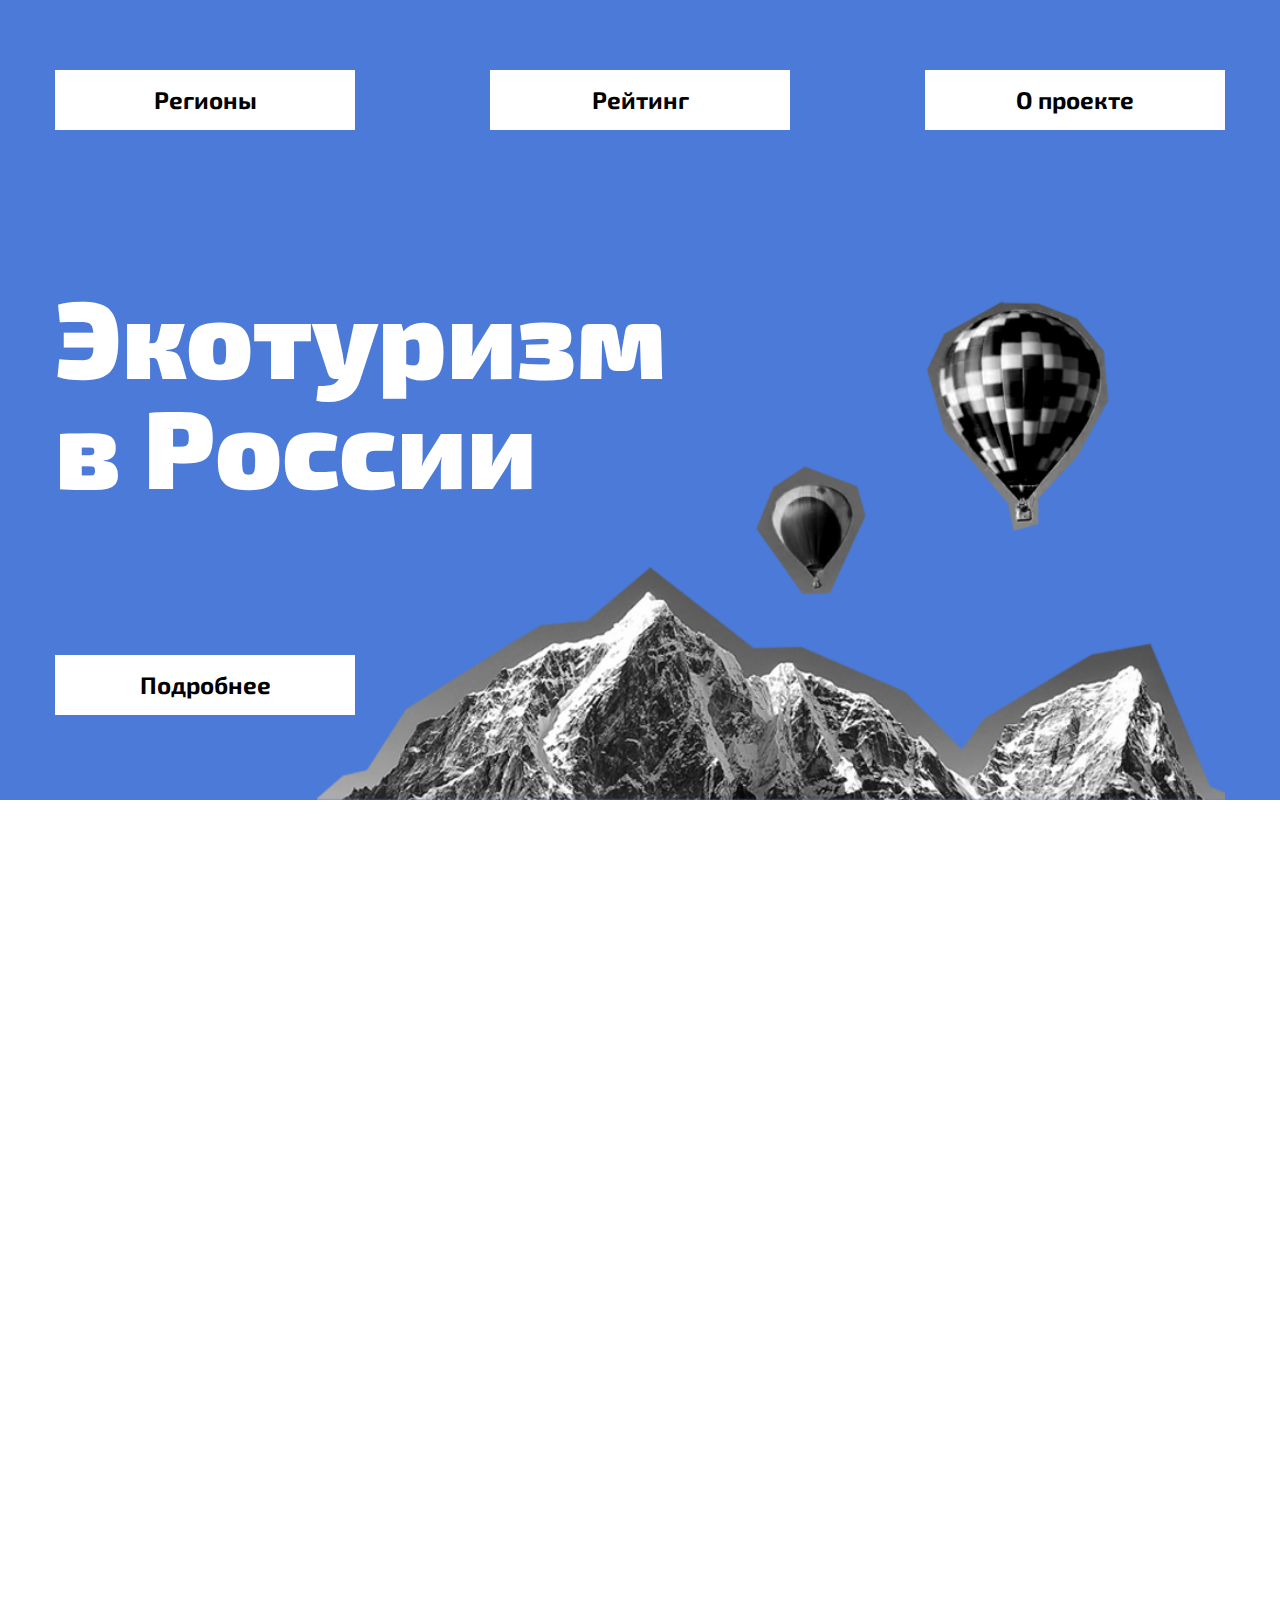
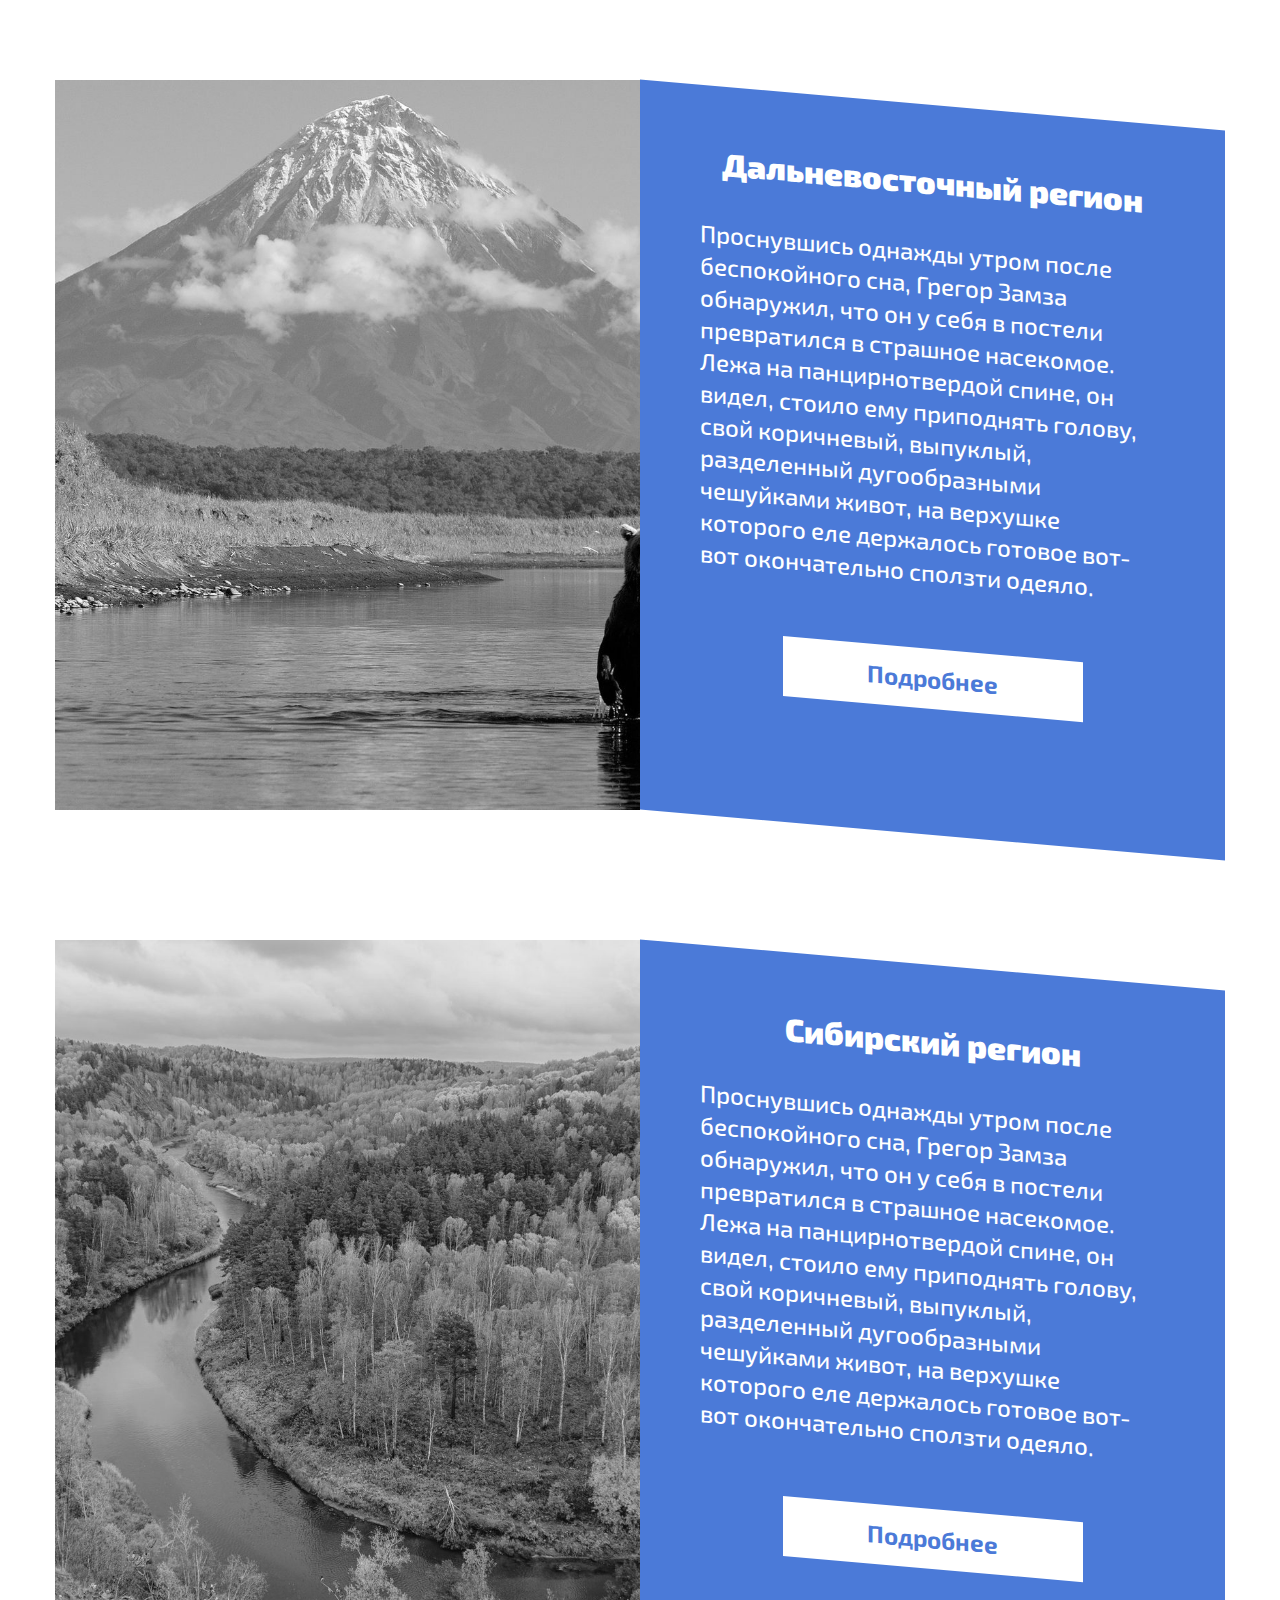
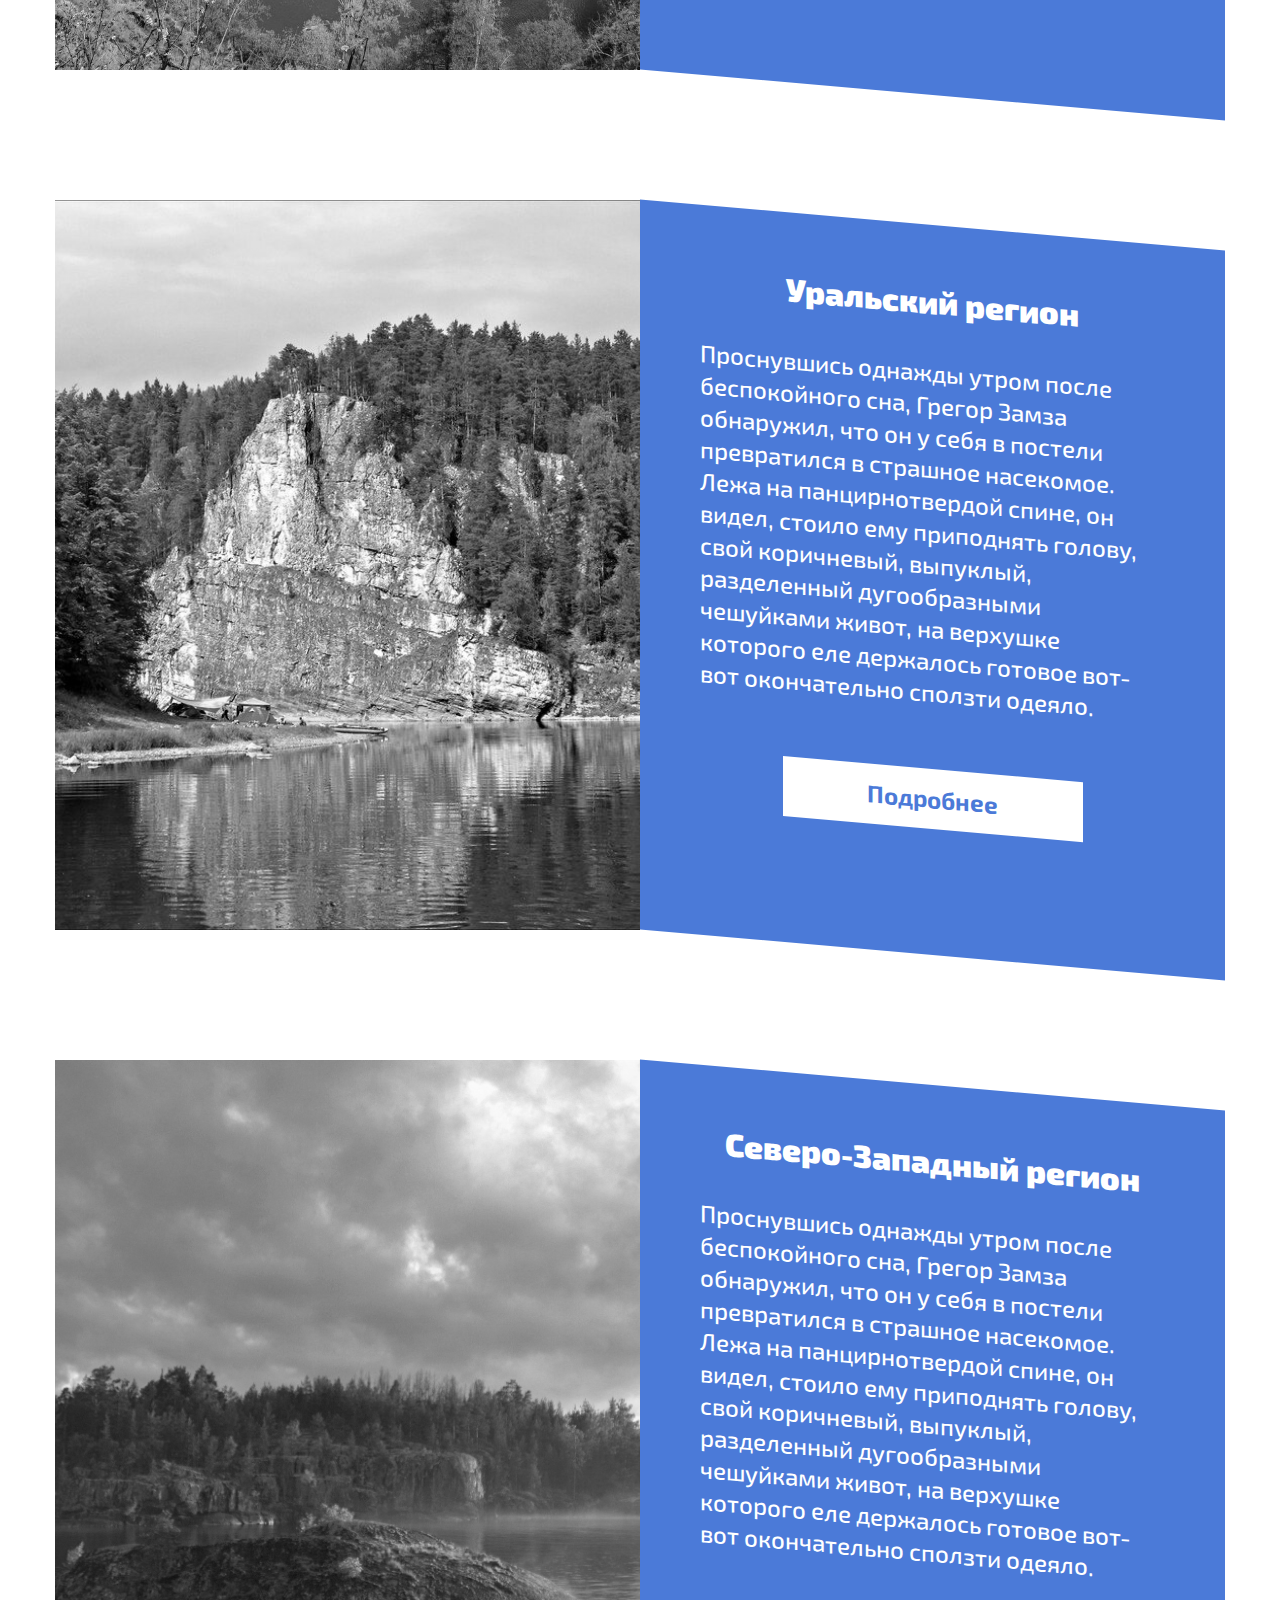
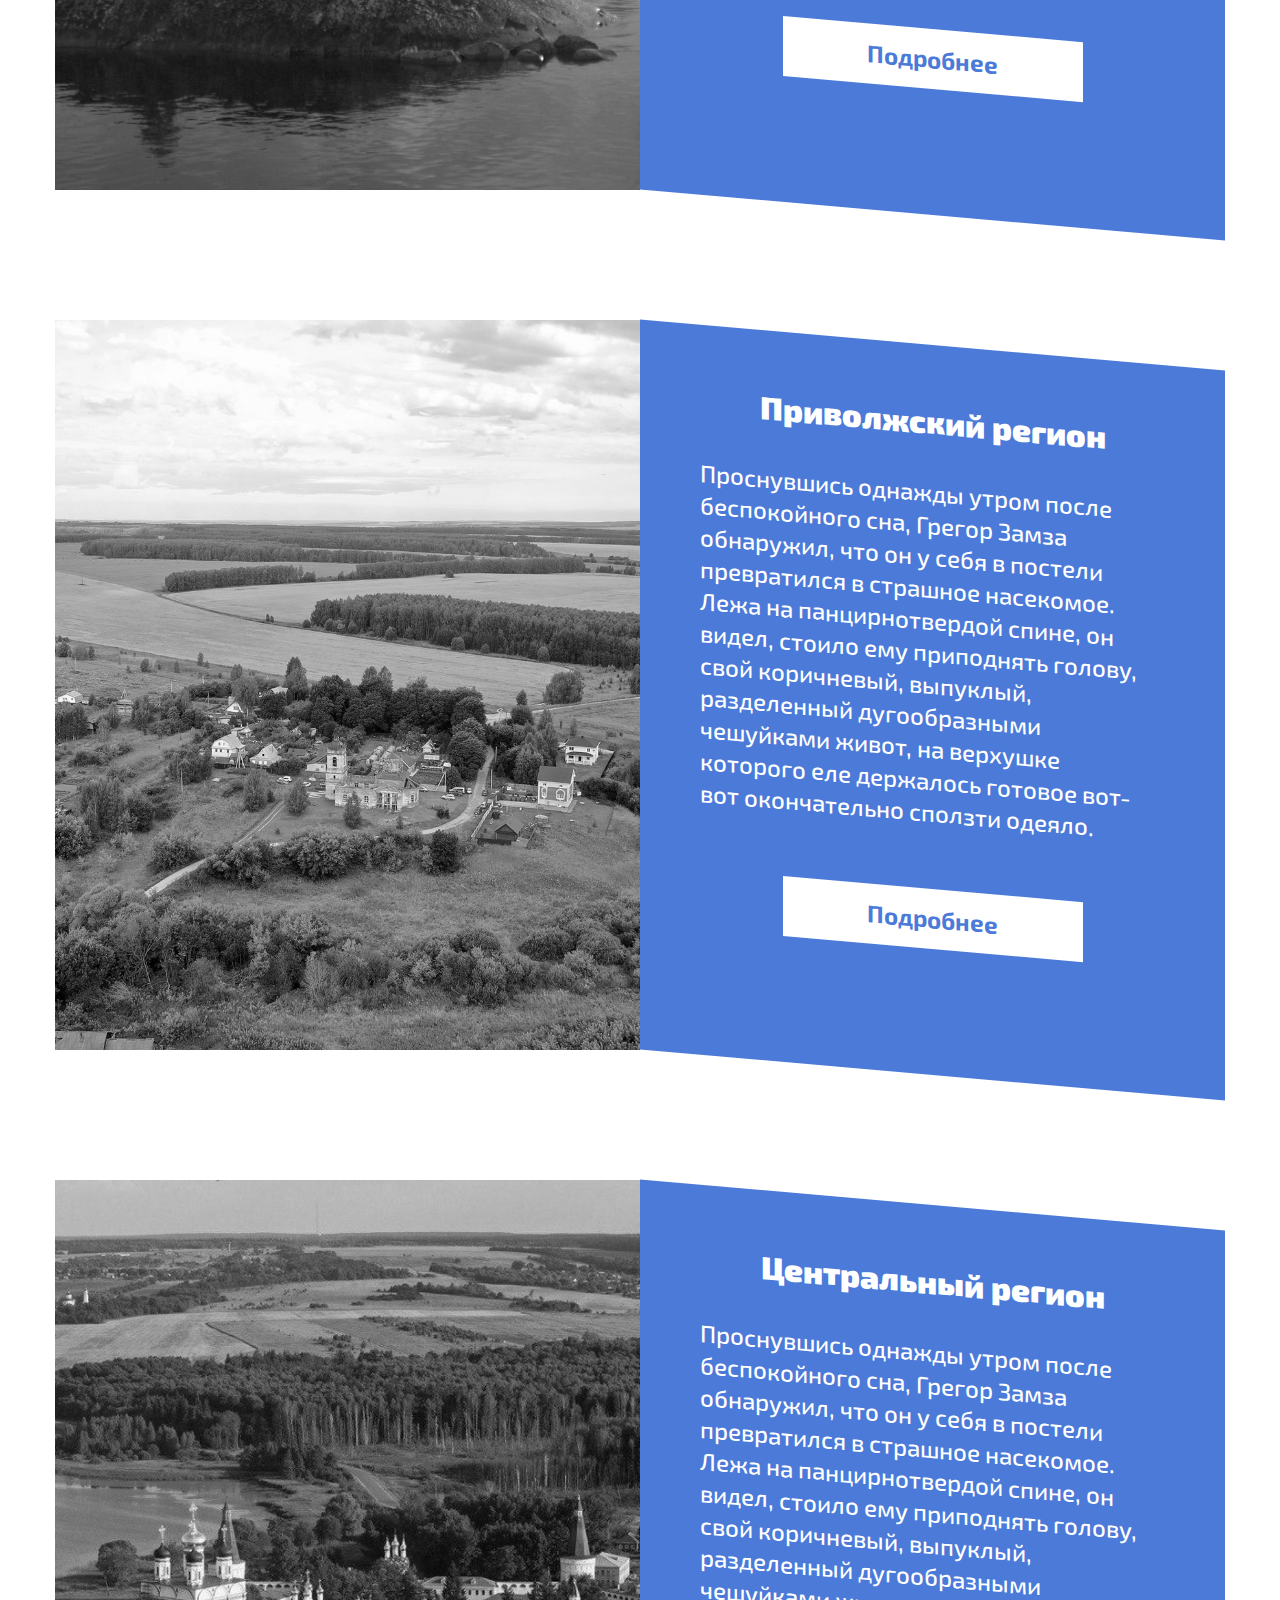
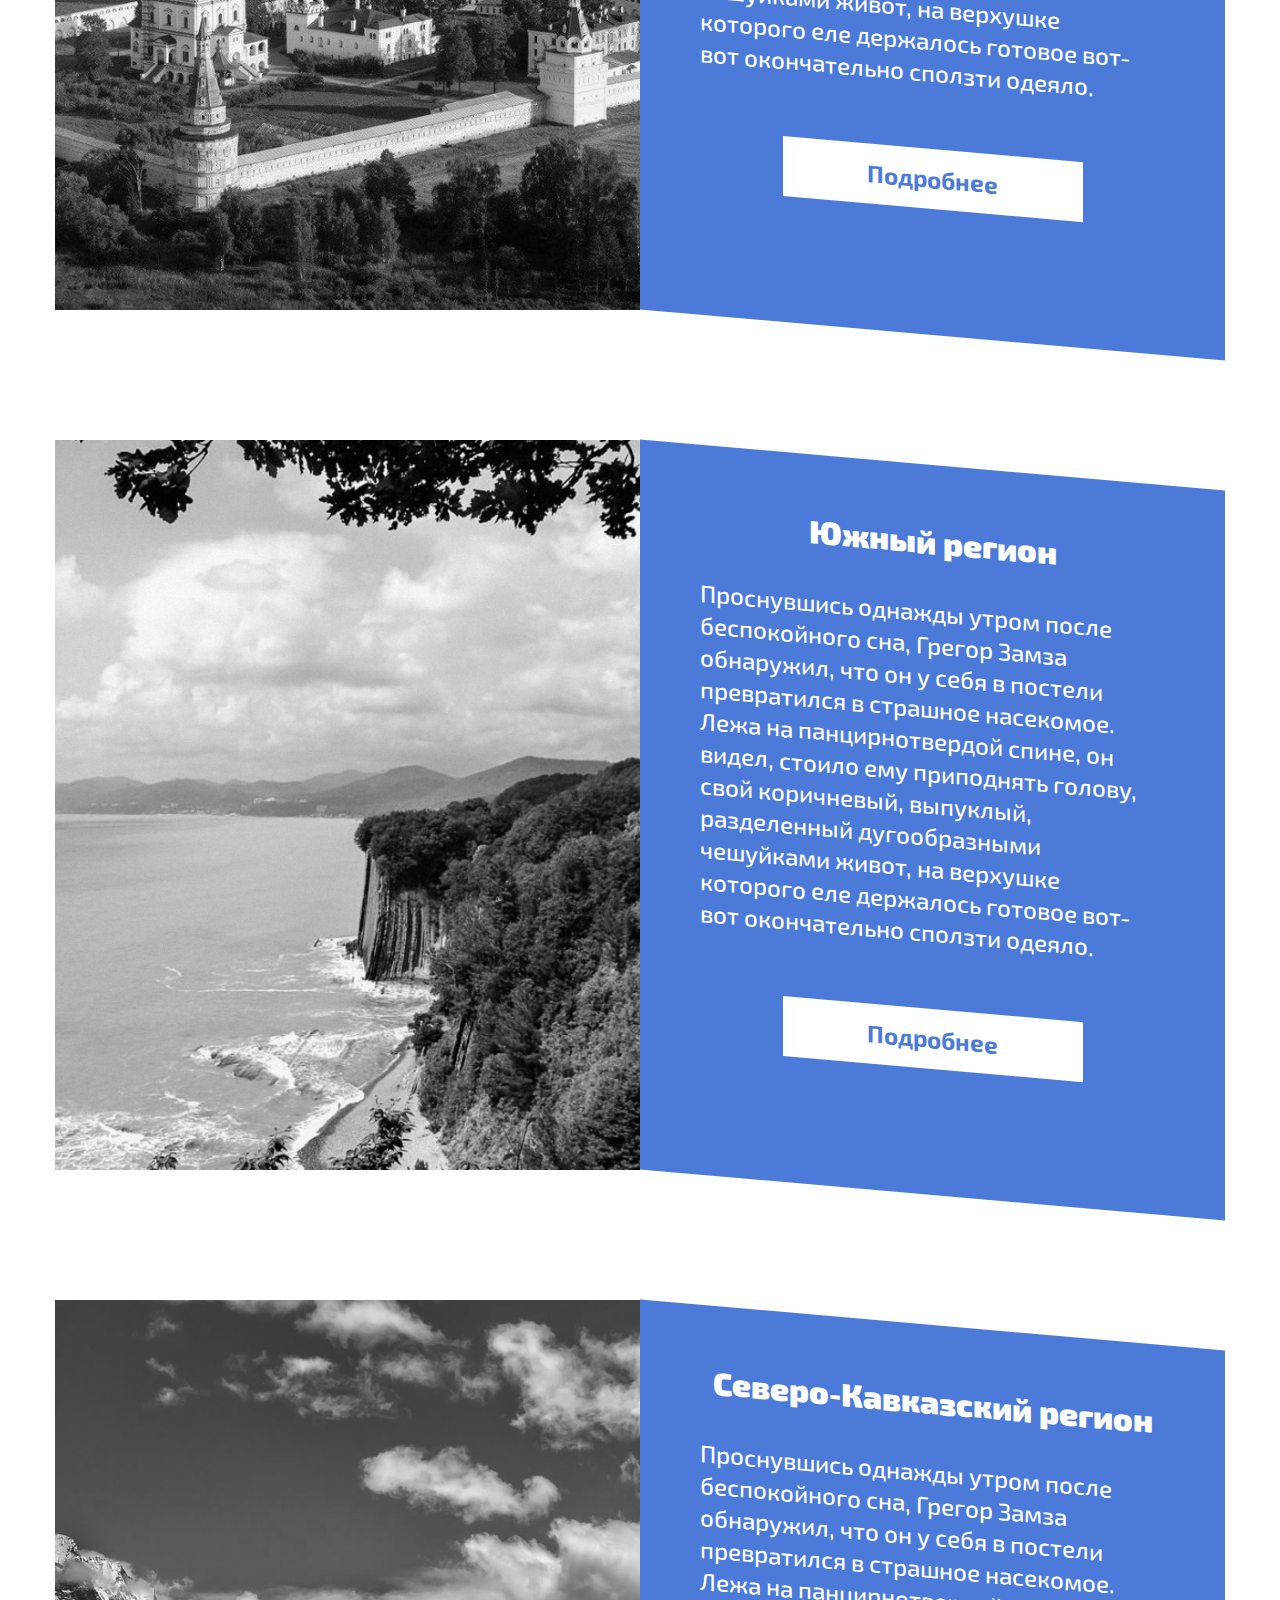
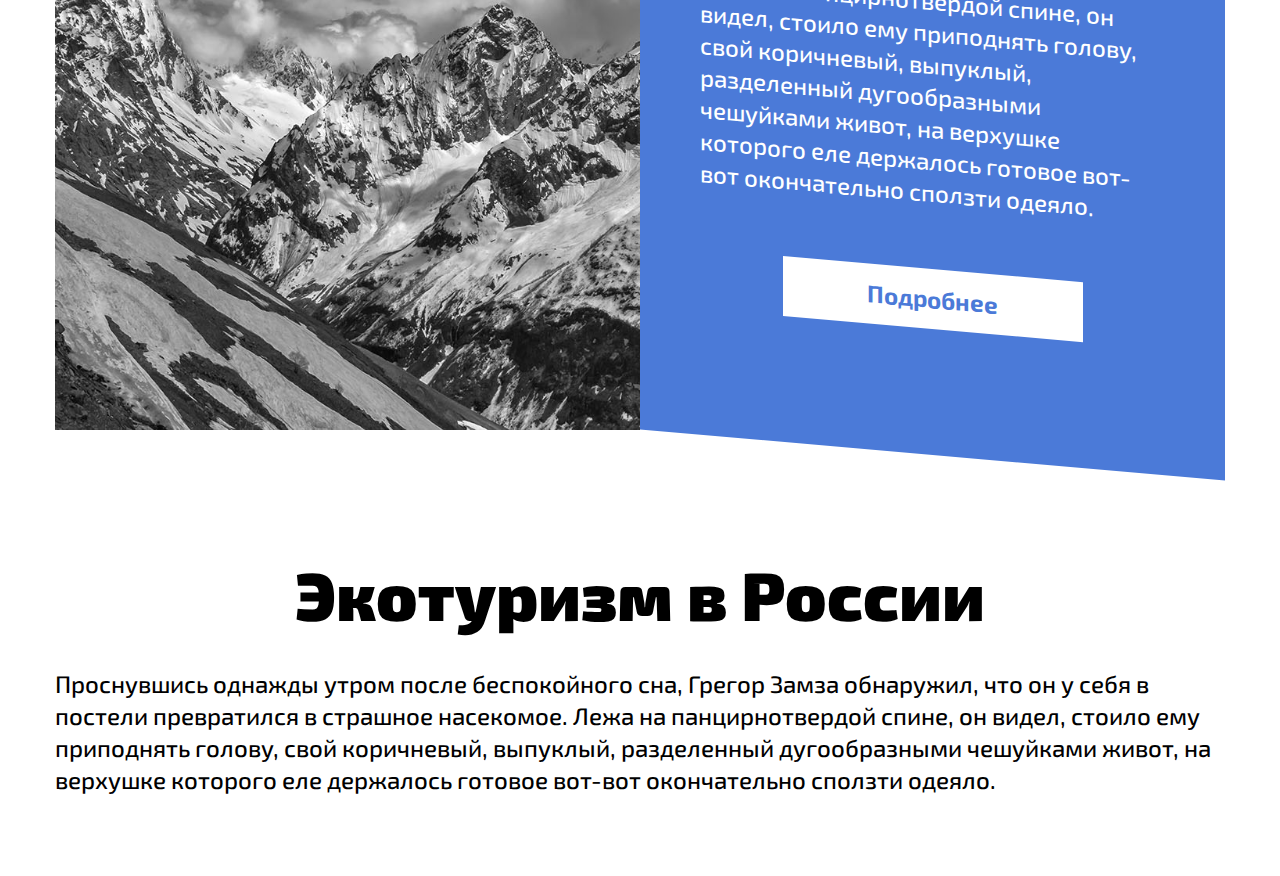
<file: lending/index.html>
﻿<!DOCTYPE html>
<html lang="ru" dir="ltr">
<head>
    <meta charset="utf-8" />
    <title>Россия для экотуризма</title>
    <link rel="stylesheet" href="normalize.css">
    <link rel="stylesheet" href="style.css">
</head>
<body>
    <header class="header">
        <div class="container header-nav-container">
            <button class="button nav-button" onclick="window.location.href = '#regions';">Регионы</button>
            <button class="button nav-button" onclick="window.location.href = 'rating.html';">Рейтинг</button>
            <button class="button nav-button" onclick="window.location.href = '#about';">О проекте</button>
        </div>
        <div class="container intro-container">
            <h1 class="intro-h">Экотуризм<br>в России</h1>
            <button class="button intro-button">Подробнее</button>
        </div>
    </header>
    <main class="main">
        <div class="container">
            <section class="map">
                <div id="map" class="container map-container">

                </div>
            </section>
            <section id="regions" class="regions">
                <div class="container regions-container">
                  <img src="img/Dalny.jpg" class="regions-img">
                    <div class="regions-container-description">
                        <h3 class="regions-container-h">Дальневосточный регион</h3>
                        <p class="regions-container-text">Проснувшись однажды утром после беспокойного сна, Грегор Замза обнаружил, что он у себя в постели превратился в страшное насекомое. Лежа на панцирнотвердой спине, он видел, стоило ему приподнять голову, свой коричневый, выпуклый, разделенный дугообразными чешуйками живот, на верхушке которого еле держалось готовое вот-вот окончательно сползти одеяло.</p>
                        <button class="button regions-button" onclick="window.location.href = 'dalny.html';">Подробнее</button>
                    </div>
                </div>
                <div class="container regions-container">
                  <img src="img/Sibir.jpg" class="regions-img">
                    <div class="regions-container-description">
                        <h3 class="regions-container-h">Сибирский регион</h3>
                        <p class="regions-container-text">Проснувшись однажды утром после беспокойного сна, Грегор Замза обнаружил, что он у себя в постели превратился в страшное насекомое. Лежа на панцирнотвердой спине, он видел, стоило ему приподнять голову, свой коричневый, выпуклый, разделенный дугообразными чешуйками живот, на верхушке которого еле держалось готовое вот-вот окончательно сползти одеяло.</p>
                        <button class="button regions-button" onclick="window.location.href = 'sibir.html';">Подробнее</button>
                    </div>
                </div>
                <div class="container regions-container">
                  <img src="img/Ural.jpg" class="regions-img">
                    <div class="regions-container-description">
                        <h3 class="regions-container-h">Уральский регион</h3>
                        <p class="regions-container-text">Проснувшись однажды утром после беспокойного сна, Грегор Замза обнаружил, что он у себя в постели превратился в страшное насекомое. Лежа на панцирнотвердой спине, он видел, стоило ему приподнять голову, свой коричневый, выпуклый, разделенный дугообразными чешуйками живот, на верхушке которого еле держалось готовое вот-вот окончательно сползти одеяло.</p>
                        <button class="button regions-button" onclick="window.location.href = 'ural.html';">Подробнее</button>
                    </div>
                </div>
                <div class="container regions-container">
                  <img src="img/Zapad.jpg" class="regions-img">
                    <div class="regions-container-description">
                        <h3 class="regions-container-h">Северо-Западный регион</h3>
                        <p class="regions-container-text">Проснувшись однажды утром после беспокойного сна, Грегор Замза обнаружил, что он у себя в постели превратился в страшное насекомое. Лежа на панцирнотвердой спине, он видел, стоило ему приподнять голову, свой коричневый, выпуклый, разделенный дугообразными чешуйками живот, на верхушке которого еле держалось готовое вот-вот окончательно сползти одеяло.</p>
                        <button class="button regions-button" onclick="window.location.href = 'zapad.html';">Подробнее</button>
                    </div>
                </div>
                <div class="container regions-container">
                  <img src="img/Privolzh.jpg" class="regions-img">
                    <div class="regions-container-description">
                        <h3 class="regions-container-h">Приволжский регион</h3>
                        <p class="regions-container-text">Проснувшись однажды утром после беспокойного сна, Грегор Замза обнаружил, что он у себя в постели превратился в страшное насекомое. Лежа на панцирнотвердой спине, он видел, стоило ему приподнять голову, свой коричневый, выпуклый, разделенный дугообразными чешуйками живот, на верхушке которого еле держалось готовое вот-вот окончательно сползти одеяло.</p>
                        <button class="button regions-button" onclick="window.location.href = 'privolzh.html';">Подробнее</button>
                    </div>
                </div>
                <div class="container regions-container">
                  <img src="img/Center.jpg" class="regions-img">
                    <div class="regions-container-description">
                        <h3 class="regions-container-h">Центральный регион</h3>
                        <p class="regions-container-text">Проснувшись однажды утром после беспокойного сна, Грегор Замза обнаружил, что он у себя в постели превратился в страшное насекомое. Лежа на панцирнотвердой спине, он видел, стоило ему приподнять голову, свой коричневый, выпуклый, разделенный дугообразными чешуйками живот, на верхушке которого еле держалось готовое вот-вот окончательно сползти одеяло.</p>
                        <button class="button regions-button" onclick="window.location.href = 'center.html';">Подробнее</button>
                    </div>
                </div>
                <div class="container regions-container">
                  <img src="img/Ug.jpg" class="regions-img">
                    <div class="regions-container-description">
                        <h3 class="regions-container-h">Южный регион</h3>
                        <p class="regions-container-text">Проснувшись однажды утром после беспокойного сна, Грегор Замза обнаружил, что он у себя в постели превратился в страшное насекомое. Лежа на панцирнотвердой спине, он видел, стоило ему приподнять голову, свой коричневый, выпуклый, разделенный дугообразными чешуйками живот, на верхушке которого еле держалось готовое вот-вот окончательно сползти одеяло.</p>
                        <button class="button regions-button"  onclick="window.location.href = 'ug.html';">Подробнее</button>
                    </div>
                </div>
                <div class="container regions-container">
                  <img src="img/Kavkaz.jpg" class="regions-img">
                    <div class="regions-container-description">
                        <h3 class="regions-container-h">Северо-Кавказский регион</h3>
                        <p class="regions-container-text">Проснувшись однажды утром после беспокойного сна, Грегор Замза обнаружил, что он у себя в постели превратился в страшное насекомое. Лежа на панцирнотвердой спине, он видел, стоило ему приподнять голову, свой коричневый, выпуклый, разделенный дугообразными чешуйками живот, на верхушке которого еле держалось готовое вот-вот окончательно сползти одеяло.</p>
                        <button class="button regions-button"  onclick="window.location.href = 'kavkaz.html';">Подробнее</button>
                    </div>
                </div>
            </section>
            <section id="about" class="about">
              <div class="container about-container">
                <h2 class="about-h">Экотуризм в России</h2>
                <p class="about-text">Проснувшись однажды утром после беспокойного сна, Грегор Замза обнаружил, что он у себя в постели превратился в страшное насекомое. Лежа на панцирнотвердой спине, он видел, стоило ему приподнять голову, свой коричневый, выпуклый, разделенный дугообразными чешуйками живот, на верхушке которого еле держалось готовое вот-вот окончательно сползти одеяло.</p>
              </div>
            </section>
        </div>
    </main>
    <footer>
    </footer>
</body>
</html>
</file>
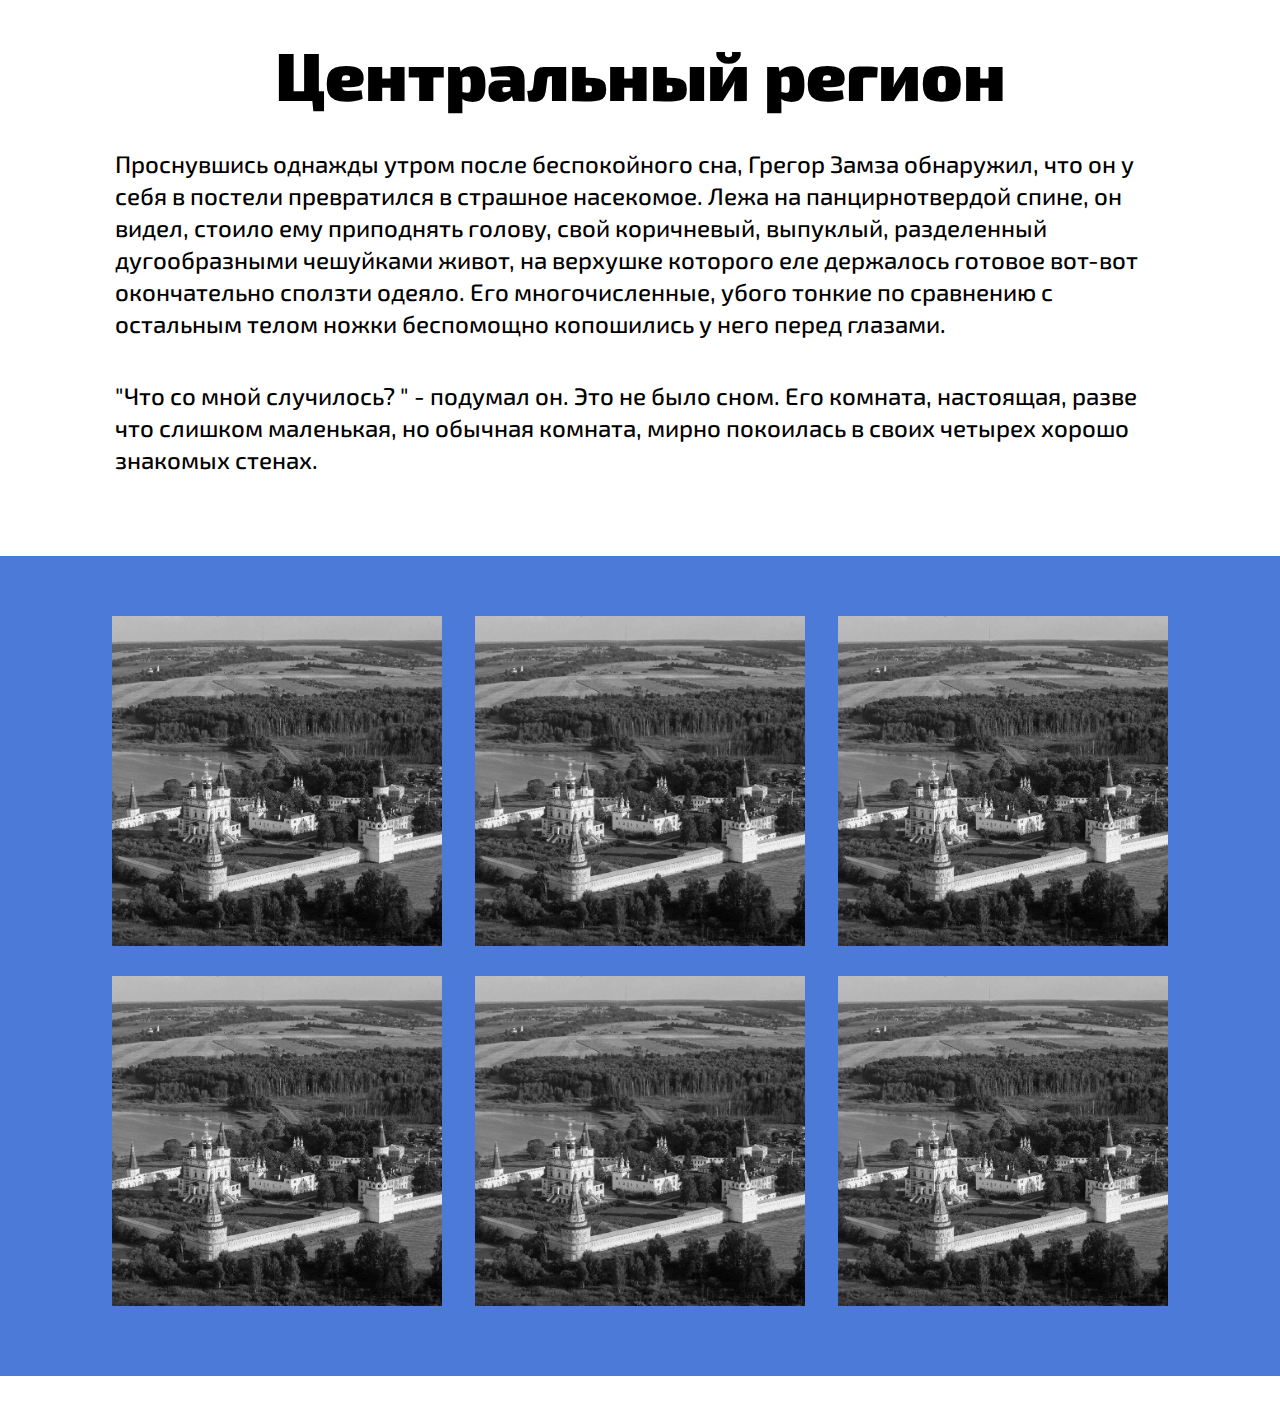
<file: lending/center.html>
<!DOCTYPE html>
<html lang="ru" dir="ltr">
  <head>
    <meta charset="utf-8">
    <title>Центральный регион</title>
    <link rel="stylesheet" href="normalize.css">
    <link rel="stylesheet" href="style.css">
  </head>
  <body>
    <div class="container">
        <section class="intro-region">
            <div class="container intro-region-container">
                <h2 class="intro-region-h">Центральный регион</h2>
                <p class="intro-region-text">Проснувшись однажды утром после беспокойного сна, Грегор Замза обнаружил, что он у себя в постели превратился в страшное насекомое. Лежа на панцирнотвердой спине, он видел, стоило ему приподнять голову, свой коричневый, выпуклый, разделенный дугообразными чешуйками живот, на верхушке которого еле держалось готовое вот-вот окончательно сползти одеяло. Его многочисленные, убого тонкие по сравнению с остальным телом ножки беспомощно копошились у него перед глазами.</p>
                <p class="intro-region-text">"Что со мной случилось? " - подумал он. Это не было сном. Его комната, настоящая, разве что слишком маленькая, но обычная комната, мирно покоилась в своих четырех хорошо знакомых стенах.</p>
            </div>
        </section>
    </div>
    <div class="container color-container">
        <section class="rating">
            <div class="container rating-container">
                <ul class="raiting-list">
                    <li class="raiting-item" onclick="window.location.href = 'point.html';"><img class="rating-img" src="img/center-rating.jpg"></li>
                    <li class="raiting-item" onclick="window.location.href = 'point.html';"><img class="rating-img" src="img/center-rating.jpg"></li>
                    <li class="raiting-item" onclick="window.location.href = 'point.html';"><img class="rating-img" src="img/center-rating.jpg"></li>
                    <li class="raiting-item" onclick="window.location.href = 'point.html';"><img class="rating-img" src="img/center-rating.jpg"></li>
                    <li class="raiting-item" onclick="window.location.href = 'point.html';"><img class="rating-img" src="img/center-rating.jpg"></li>
                    <li class="raiting-item" onclick="window.location.href = 'point.html';"><img class="rating-img" src="img/center-rating.jpg"></li>
                </ul>
            </div>
        </section>
    </div>
  </body>
</html>
</file>
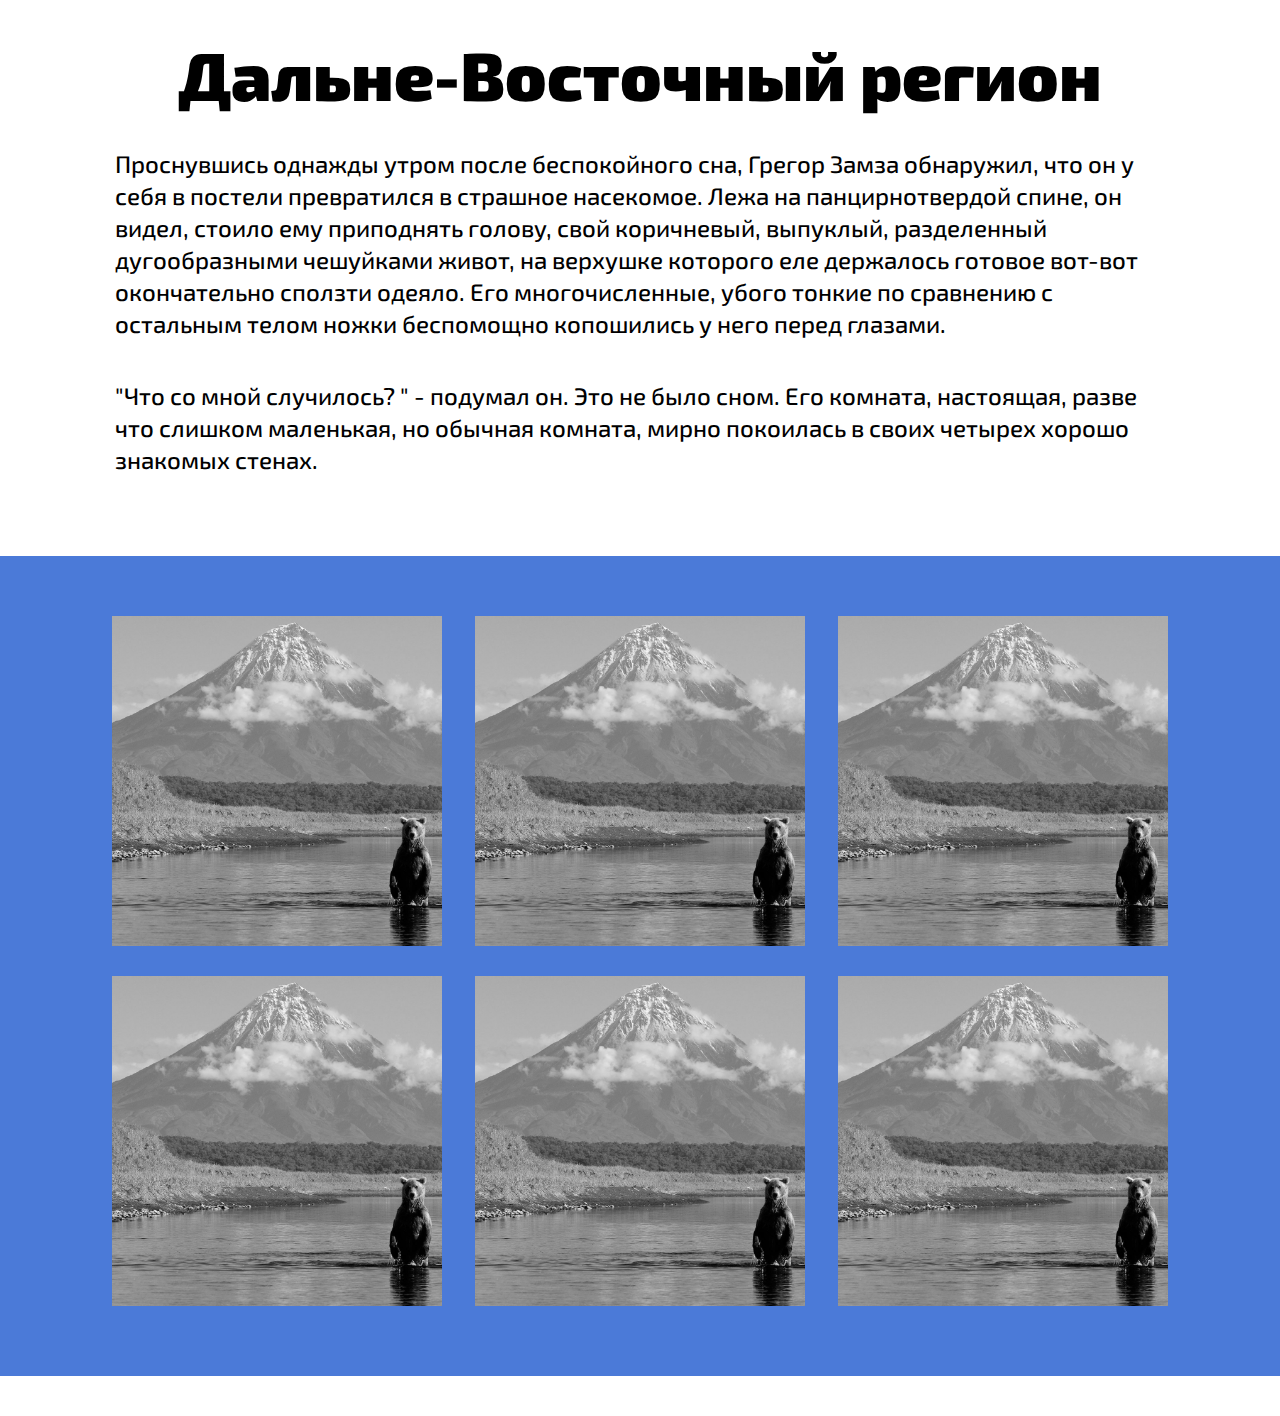
<file: lending/dalny.html>
<!DOCTYPE html>
<html lang="ru" dir="ltr">
  <head>
    <meta charset="utf-8">
    <title>Дальне-Восточный регион</title>
    <link rel="stylesheet" href="normalize.css">
    <link rel="stylesheet" href="style.css">
  </head>
  <body>
    <div class="container">
        <section class="intro-region">
            <div class="container intro-region-container">
                <h2 class="intro-region-h">Дальне-Восточный регион</h2>
                <p class="intro-region-text">Проснувшись однажды утром после беспокойного сна, Грегор Замза обнаружил, что он у себя в постели превратился в страшное насекомое. Лежа на панцирнотвердой спине, он видел, стоило ему приподнять голову, свой коричневый, выпуклый, разделенный дугообразными чешуйками живот, на верхушке которого еле держалось готовое вот-вот окончательно сползти одеяло. Его многочисленные, убого тонкие по сравнению с остальным телом ножки беспомощно копошились у него перед глазами.</p>
                <p class="intro-region-text">"Что со мной случилось? " - подумал он. Это не было сном. Его комната, настоящая, разве что слишком маленькая, но обычная комната, мирно покоилась в своих четырех хорошо знакомых стенах.</p>
            </div>
        </section>
    </div>
    <div class="container color-container">
        <section class="rating">
            <div class="container rating-container">
                <ul class="raiting-list">
                    <li class="raiting-item" onclick="window.location.href = 'point.html';"><img class="rating-img" src="img/dalny-rating.jpg"></li>
                    <li class="raiting-item" onclick="window.location.href = 'point.html';"><img class="rating-img" src="img/dalny-rating.jpg"></li>
                    <li class="raiting-item" onclick="window.location.href = 'point.html';"><img class="rating-img" src="img/dalny-rating.jpg"></li>
                    <li class="raiting-item" onclick="window.location.href = 'point.html';"><img class="rating-img" src="img/dalny-rating.jpg"></li>
                    <li class="raiting-item" onclick="window.location.href = 'point.html';"><img class="rating-img" src="img/dalny-rating.jpg"></li>
                    <li class="raiting-item" onclick="window.location.href = 'point.html';"><img class="rating-img" src="img/dalny-rating.jpg"></li>
                </ul>
            </div>
        </section>
    </div>
  </body>
</html>
</file>
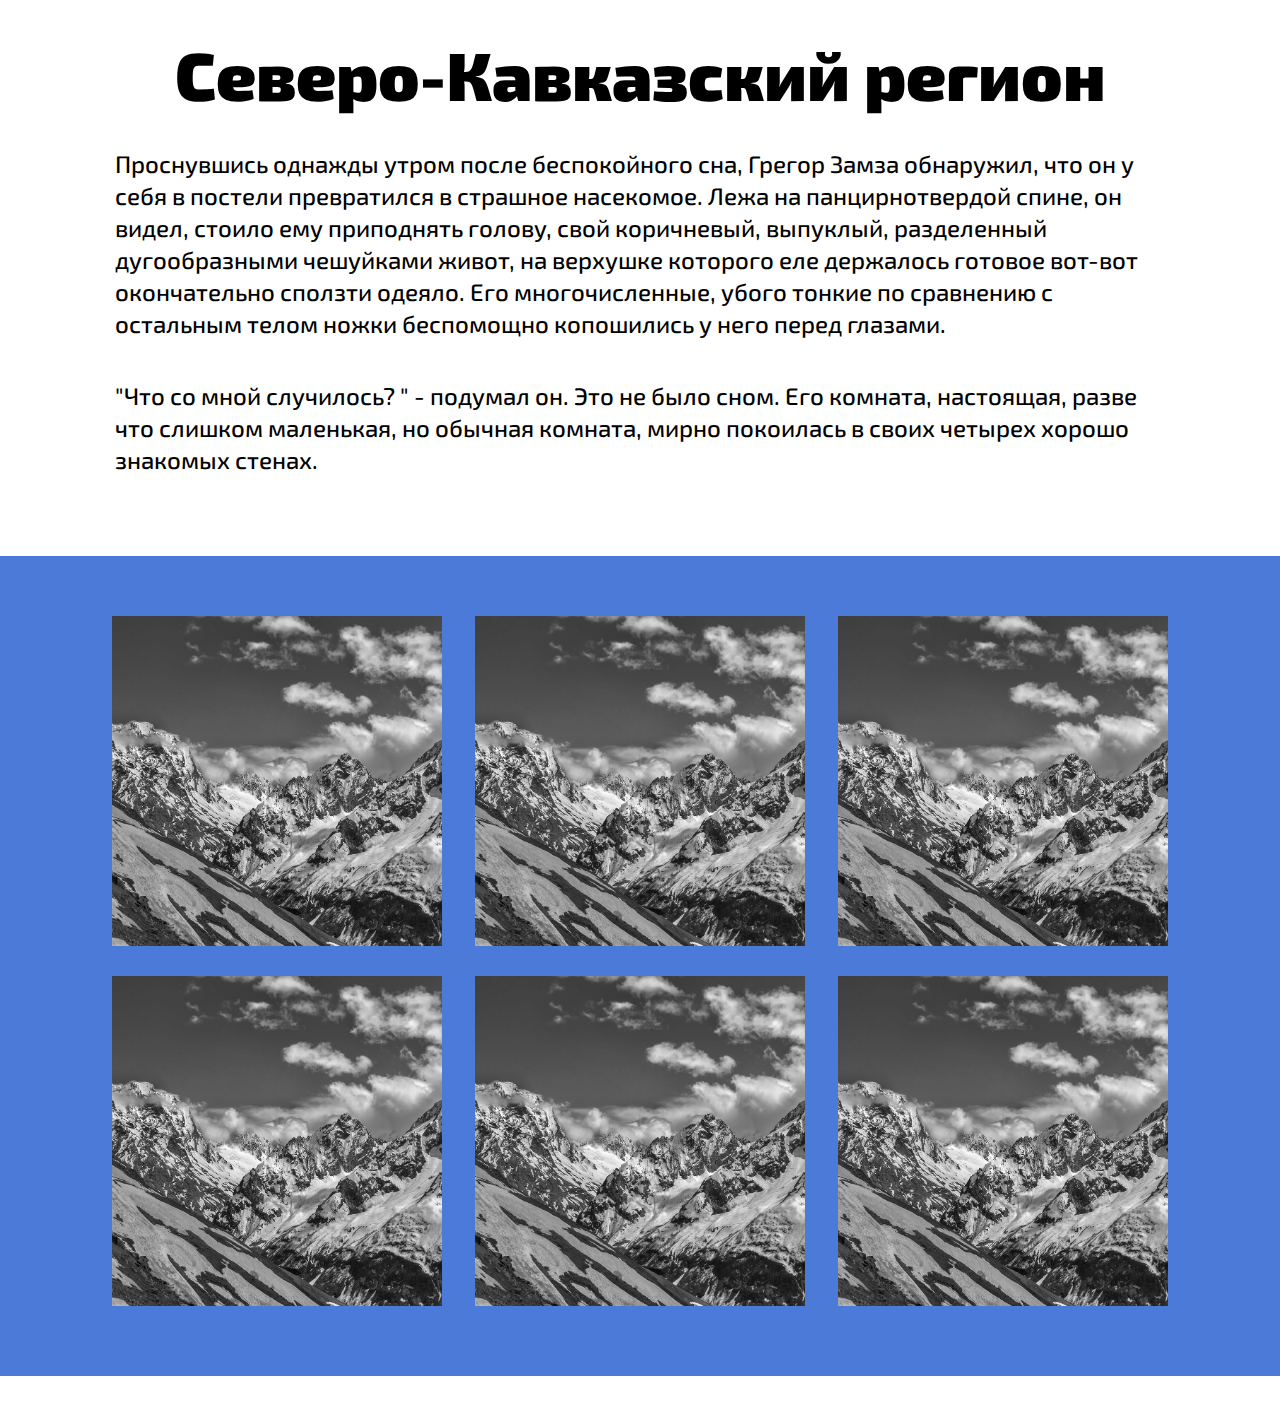
<file: lending/kavkaz.html>
<!DOCTYPE html>
<html lang="ru" dir="ltr">
  <head>
    <meta charset="utf-8">
    <title>Северо-Кавказский регион</title>
    <link rel="stylesheet" href="normalize.css">
    <link rel="stylesheet" href="style.css">
  </head>
  <body>
    <div class="container">
        <section class="intro-region">
            <div class="container intro-region-container">
                <h2 class="intro-region-h">Северо-Кавказский регион</h2>
                <p class="intro-region-text">Проснувшись однажды утром после беспокойного сна, Грегор Замза обнаружил, что он у себя в постели превратился в страшное насекомое. Лежа на панцирнотвердой спине, он видел, стоило ему приподнять голову, свой коричневый, выпуклый, разделенный дугообразными чешуйками живот, на верхушке которого еле держалось готовое вот-вот окончательно сползти одеяло. Его многочисленные, убого тонкие по сравнению с остальным телом ножки беспомощно копошились у него перед глазами.</p>
                <p class="intro-region-text">"Что со мной случилось? " - подумал он. Это не было сном. Его комната, настоящая, разве что слишком маленькая, но обычная комната, мирно покоилась в своих четырех хорошо знакомых стенах.</p>
            </div>
        </section>
    </div>
    <div class="container color-container">
        <section class="rating">
            <div class="container rating-container">
                <ul class="raiting-list">
                    <li class="raiting-item" onclick="window.location.href = 'point.html';"><img class="rating-img" src="img/kavkaz-rating.jpg"></li>
                    <li class="raiting-item" onclick="window.location.href = 'point.html';"><img class="rating-img" src="img/kavkaz-rating.jpg"></li>
                    <li class="raiting-item" onclick="window.location.href = 'point.html';"><img class="rating-img" src="img/kavkaz-rating.jpg"></li>
                    <li class="raiting-item" onclick="window.location.href = 'point.html';"><img class="rating-img" src="img/kavkaz-rating.jpg"></li>
                    <li class="raiting-item" onclick="window.location.href = 'point.html';"><img class="rating-img" src="img/kavkaz-rating.jpg"></li>
                    <li class="raiting-item" onclick="window.location.href = 'point.html';"><img class="rating-img" src="img/kavkaz-rating.jpg"></li>
                </ul>
            </div>
        </section>
    </div>
  </body>
</html>
</file>
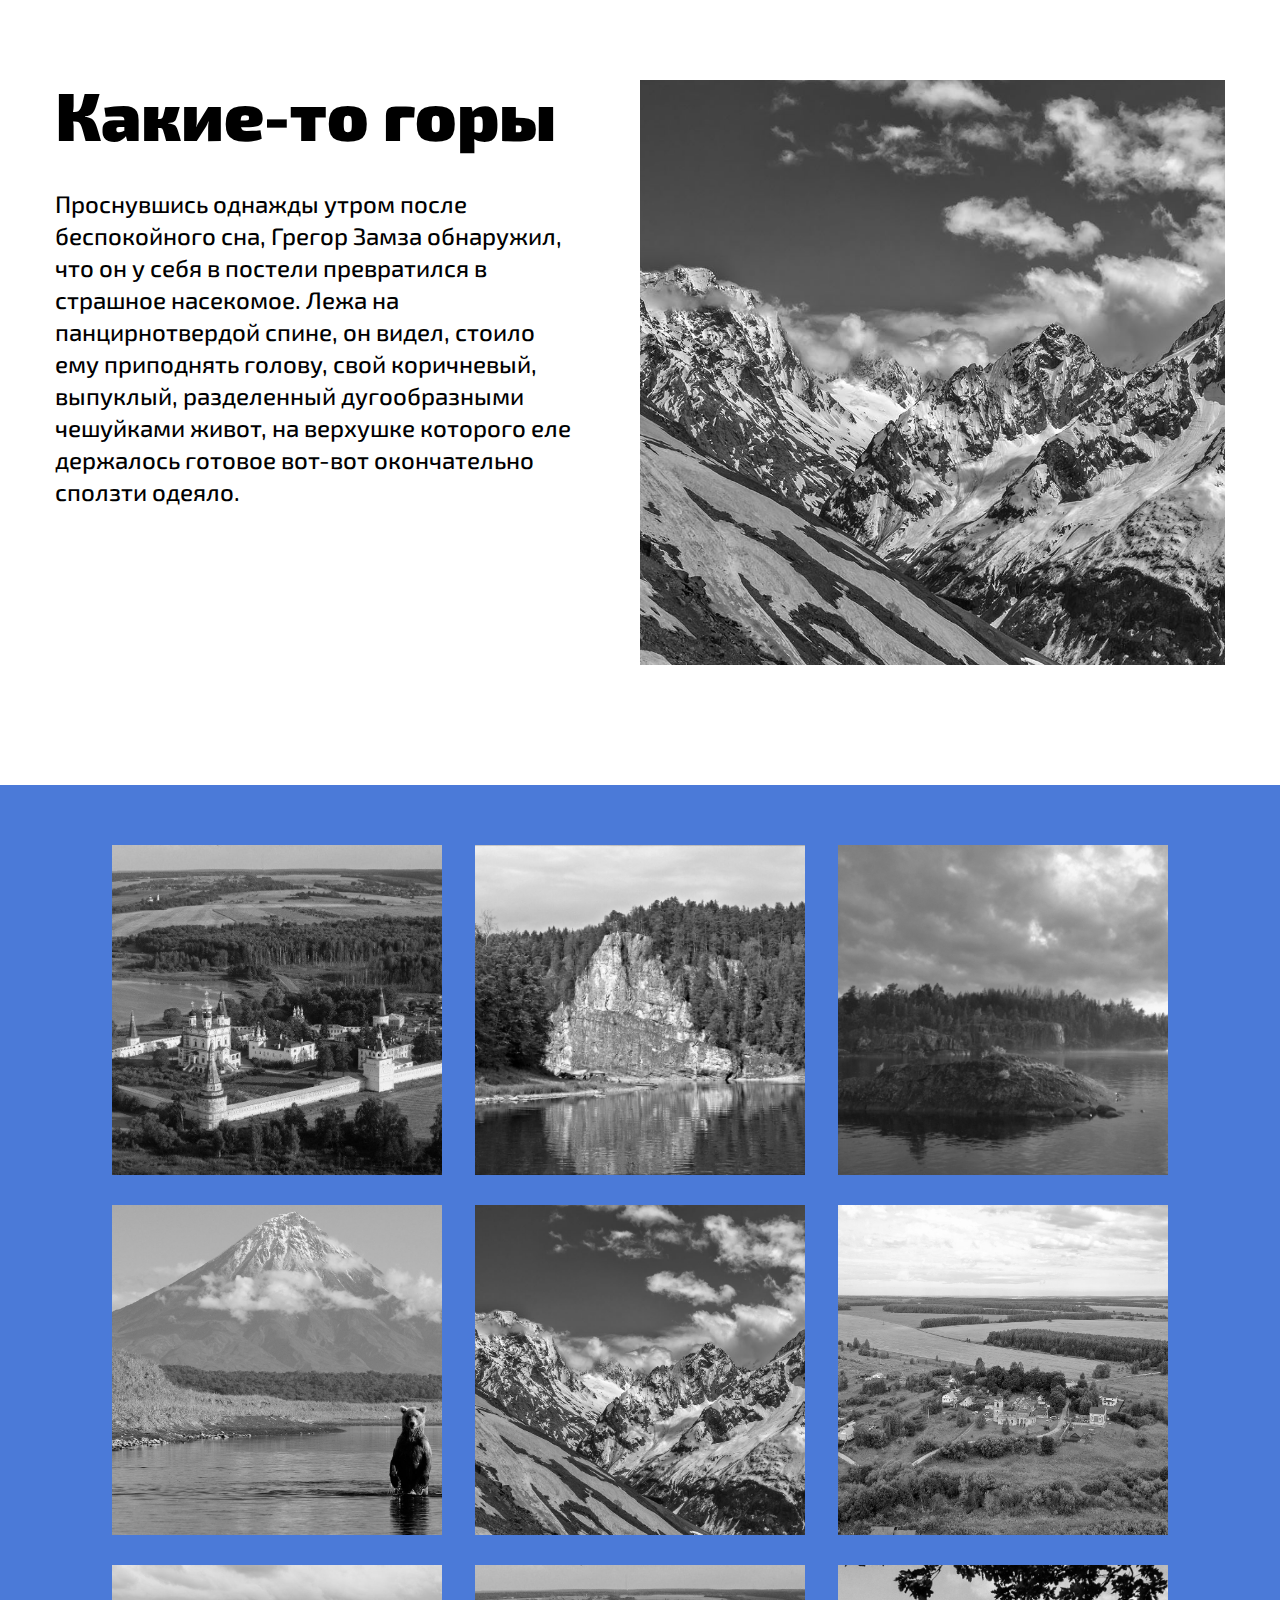
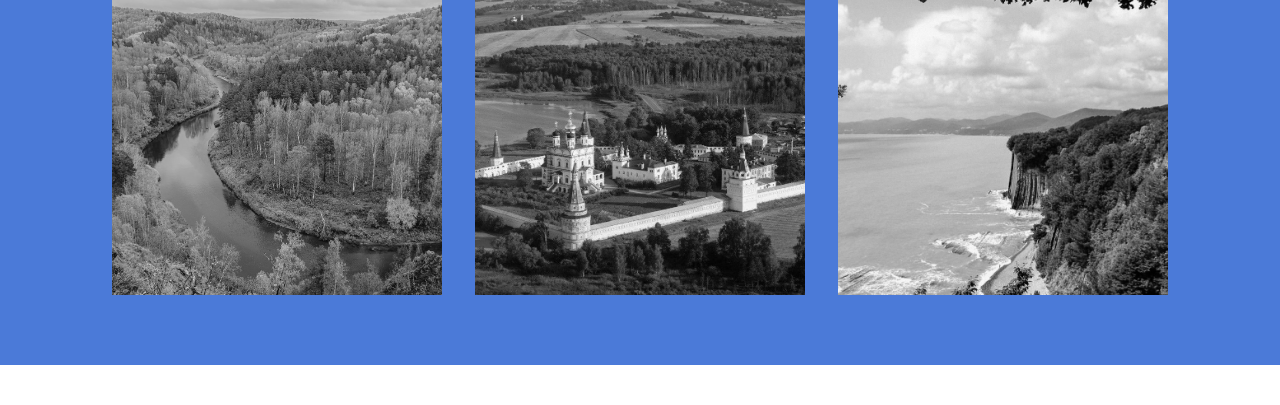
<file: lending/point.html>
<!DOCTYPE html>
<html lang="ru" dir="ltr">
<head>
    <meta charset="utf-8">
    <title>Россия для экотуризма</title>
    <link rel="stylesheet" href="normalize.css">
    <link rel="stylesheet" href="style.css">
</head>
<body>
  <div class="container">
      <section class="point">
          <div class="container point-container">
            <div class="point-description">
              <h2 class="point-h">Какие-то горы</h2>
              <p class="point-text">Проснувшись однажды утром после беспокойного сна, Грегор Замза обнаружил, что он у себя в постели превратился в страшное насекомое. Лежа на панцирнотвердой спине, он видел, стоило ему приподнять голову, свой коричневый, выпуклый, разделенный дугообразными чешуйками живот, на верхушке которого еле держалось готовое вот-вот окончательно сползти одеяло.</p>
            </div>
            <img class="point-img" src="img/kavkaz-rating.jpg">
          </div>
      </section>
  </div>
  <div class="container color-container">
      <section class="rating">
          <div class="container rating-container">
              <ul class="raiting-list">
                  <li class="raiting-item" onclick="window.location.href = 'point.html';"><img class="rating-img" src="img/center-rating.jpg"></li>
                  <li class="raiting-item" onclick="window.location.href = 'point.html';"><img class="rating-img" src="img/ural-rating.jpg"></li>
                  <li class="raiting-item" onclick="window.location.href = 'point.html';"><img class="rating-img" src="img/zapad-rating.jpg"></li>
                  <li class="raiting-item" onclick="window.location.href = 'point.html';"><img class="rating-img" src="img/dalny-rating.jpg"></li>
                  <li class="raiting-item" onclick="window.location.href = 'point.html';"><img class="rating-img" src="img/kavkaz-rating.jpg"></li>
                  <li class="raiting-item" onclick="window.location.href = 'point.html';"><img class="rating-img" src="img/privolzh-rating.jpg"></li>
                  <li class="raiting-item" onclick="window.location.href = 'point.html';"><img class="rating-img" src="img/sibir-rating.jpg"></li>
                  <li class="raiting-item" onclick="window.location.href = 'point.html';"><img class="rating-img" src="img/center-rating.jpg"></li>
                  <li class="raiting-item" onclick="window.location.href = 'point.html';"><img class="rating-img" src="img/ug-rating.jpg"></li>
              </ul>
          </div>
      </section>
  </div>
</body>
</html>
</file>
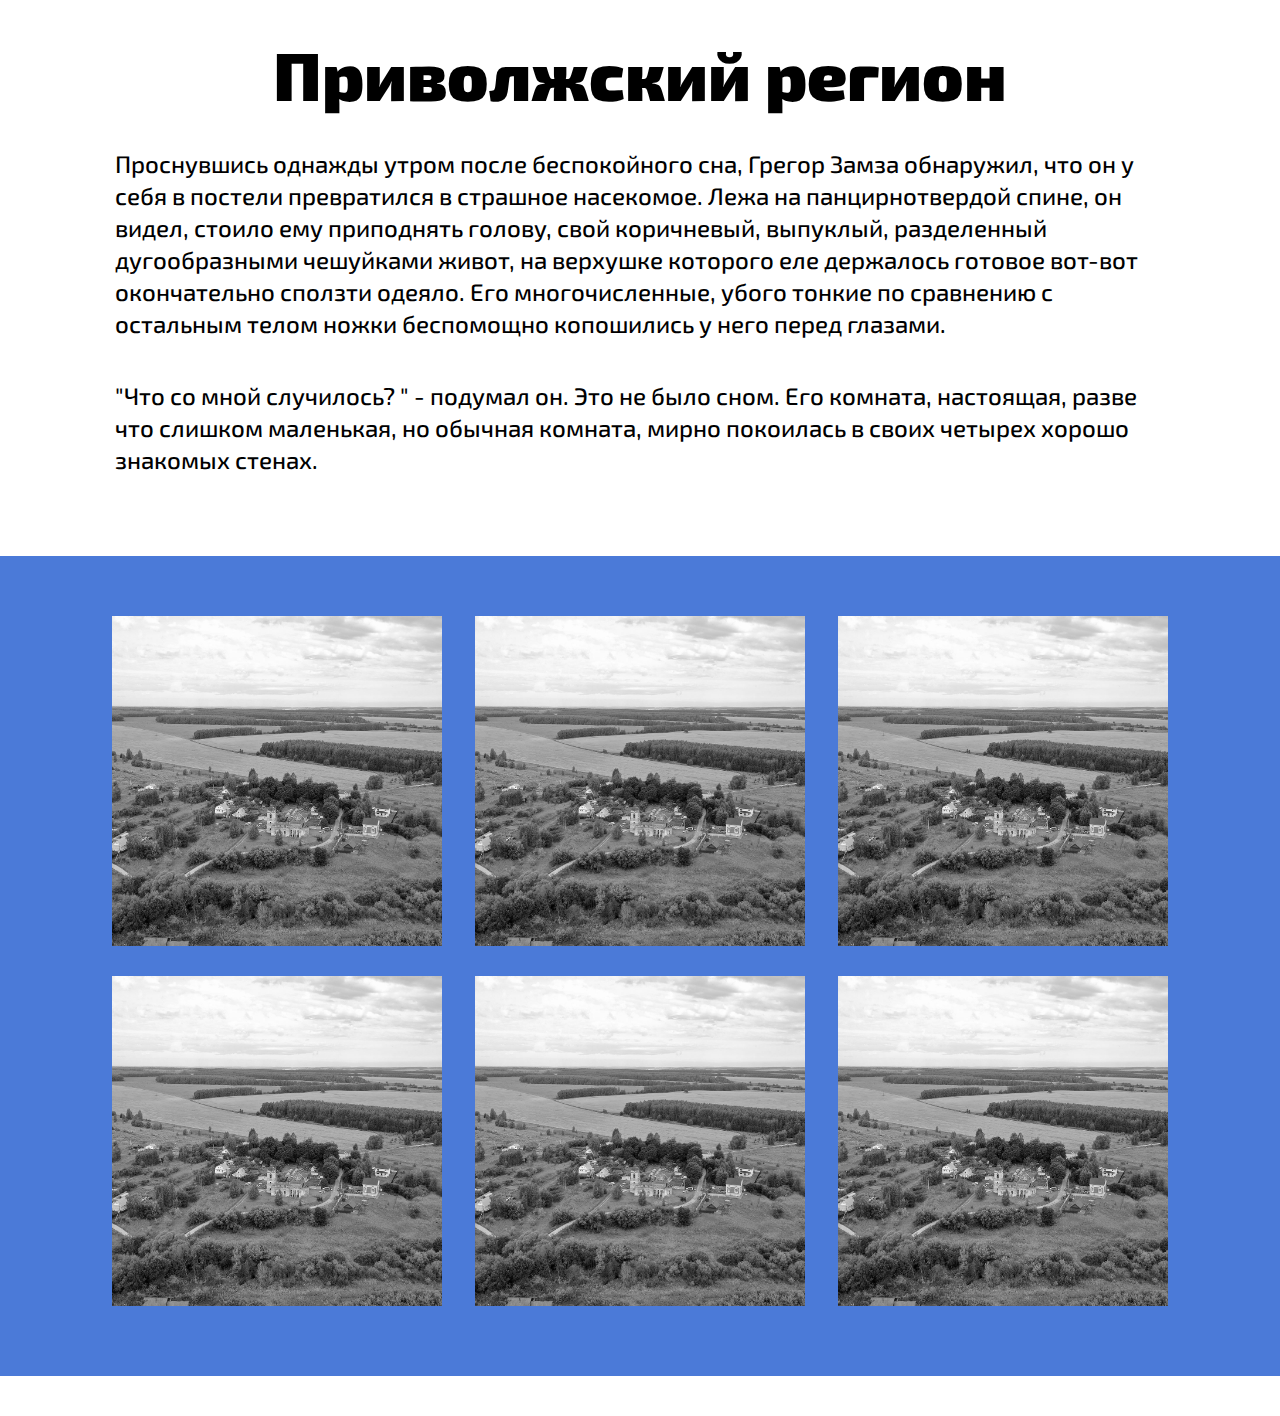
<file: lending/privolzh.html>
<!DOCTYPE html>
<html lang="ru" dir="ltr">
  <head>
    <meta charset="utf-8">
    <title>Приволжский регион</title>
    <link rel="stylesheet" href="normalize.css">
    <link rel="stylesheet" href="style.css">
  </head>
  <body>
    <div class="container">
        <section class="intro-region">
            <div class="container intro-region-container">
                <h2 class="intro-region-h">Приволжский регион</h2>
                <p class="intro-region-text">Проснувшись однажды утром после беспокойного сна, Грегор Замза обнаружил, что он у себя в постели превратился в страшное насекомое. Лежа на панцирнотвердой спине, он видел, стоило ему приподнять голову, свой коричневый, выпуклый, разделенный дугообразными чешуйками живот, на верхушке которого еле держалось готовое вот-вот окончательно сползти одеяло. Его многочисленные, убого тонкие по сравнению с остальным телом ножки беспомощно копошились у него перед глазами.</p>
                <p class="intro-region-text">"Что со мной случилось? " - подумал он. Это не было сном. Его комната, настоящая, разве что слишком маленькая, но обычная комната, мирно покоилась в своих четырех хорошо знакомых стенах.</p>
            </div>
        </section>
    </div>
    <div class="container color-container">
        <section class="rating">
            <div class="container rating-container">
                <ul class="raiting-list">
                    <li class="raiting-item" onclick="window.location.href = 'point.html';"><img class="rating-img" src="img/privolzh-rating.jpg"></li>
                    <li class="raiting-item" onclick="window.location.href = 'point.html';"><img class="rating-img" src="img/privolzh-rating.jpg"></li>
                    <li class="raiting-item" onclick="window.location.href = 'point.html';"><img class="rating-img" src="img/privolzh-rating.jpg"></li>
                    <li class="raiting-item" onclick="window.location.href = 'point.html';"><img class="rating-img" src="img/privolzh-rating.jpg"></li>
                    <li class="raiting-item" onclick="window.location.href = 'point.html';"><img class="rating-img" src="img/privolzh-rating.jpg"></li>
                    <li class="raiting-item" onclick="window.location.href = 'point.html';"><img class="rating-img" src="img/privolzh-rating.jpg"></li>
                </ul>
            </div>
        </section>
    </div>
  </body>
</html>
</file>
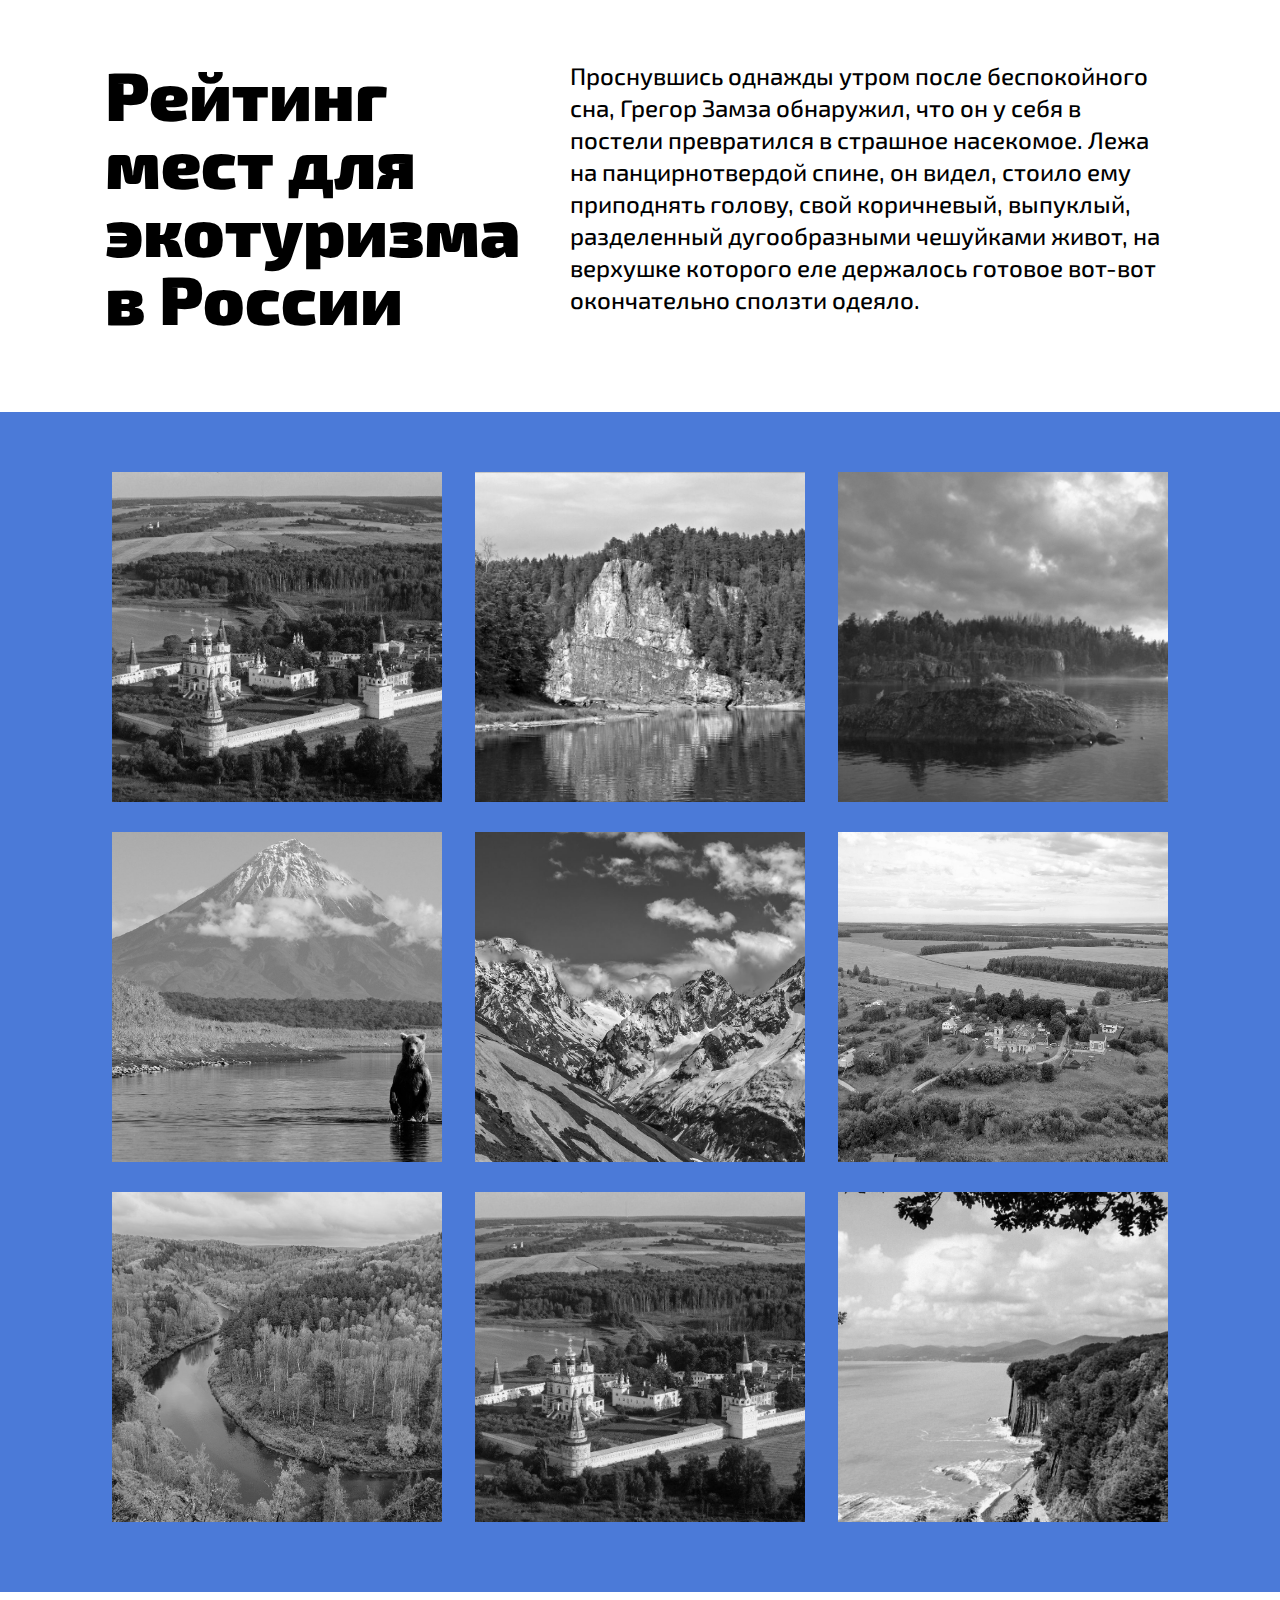
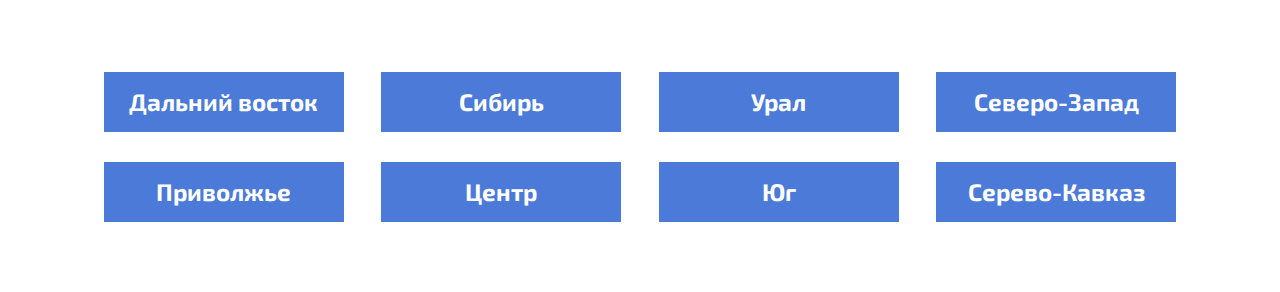
<file: lending/rating.html>
<!DOCTYPE html>
<html lang="ru" dir="ltr">
<head>
    <meta charset="utf-8">
    <title>Россия для экотуризма</title>
    <link rel="stylesheet" href="normalize.css">
    <link rel="stylesheet" href="style.css">
</head>
<body>
  <div class="container">
      <section class="intro-rating">
          <div class="container intro-rating-container">
              <h2 class="intro-rating-h">Рейтинг мест для экотуризма в России</h2>
              <p class="intro-rating-text">Проснувшись однажды утром после беспокойного сна, Грегор Замза обнаружил, что он у себя в постели превратился в страшное насекомое. Лежа на панцирнотвердой спине, он видел, стоило ему приподнять голову, свой коричневый, выпуклый, разделенный дугообразными чешуйками живот, на верхушке которого еле держалось готовое вот-вот окончательно сползти одеяло.</p>
          </div>
      </section>
  </div>
  <div class="container color-container">
      <section class="rating">
          <div class="container rating-container">
              <ul class="raiting-list">
                  <li class="raiting-item" onclick="window.location.href = 'point.html';"><img class="rating-img" src="img/center-rating.jpg"></li>
                  <li class="raiting-item" onclick="window.location.href = 'point.html';"><img class="rating-img" src="img/ural-rating.jpg"></li>
                  <li class="raiting-item" onclick="window.location.href = 'point.html';"><img class="rating-img" src="img/zapad-rating.jpg"></li>
                  <li class="raiting-item" onclick="window.location.href = 'point.html';"><img class="rating-img" src="img/dalny-rating.jpg"></li>
                  <li class="raiting-item" onclick="window.location.href = 'point.html';"><img class="rating-img" src="img/kavkaz-rating.jpg"></li>
                  <li class="raiting-item" onclick="window.location.href = 'point.html';"><img class="rating-img" src="img/privolzh-rating.jpg"></li>
                  <li class="raiting-item" onclick="window.location.href = 'point.html';"><img class="rating-img" src="img/sibir-rating.jpg"></li>
                  <li class="raiting-item" onclick="window.location.href = 'point.html';"><img class="rating-img" src="img/center-rating.jpg"></li>
                  <li class="raiting-item" onclick="window.location.href = 'point.html';"><img class="rating-img" src="img/ug-rating.jpg"></li>
              </ul>
          </div>
      </section>
  </div>
    <div class=container>
      <div class="raiting-buttons">
        <button class="button raiting-button" onclick="window.location.href = 'dalny.html';">Дальний восток</button>
        <button class="button raiting-button" onclick="window.location.href = 'sibir.html';">Сибирь</button>
        <button class="button raiting-button" onclick="window.location.href = 'ural.html';">Урал</button>
        <button class="button raiting-button" onclick="window.location.href = 'zapad.html';">Северо-Запад</button>
        <button class="button raiting-button" onclick="window.location.href = 'privolzh.html';">Приволжье</button>
        <button class="button raiting-button" onclick="window.location.href = 'center.html';">Центр</button>
        <button class="button raiting-button" onclick="window.location.href = 'ug.html';">Юг</button>
        <button class="button raiting-button" onclick="window.location.href = 'kavkaz.html';">Серево-Кавказ</button>
      </div>
    </div>
</body>
</html>
</file>
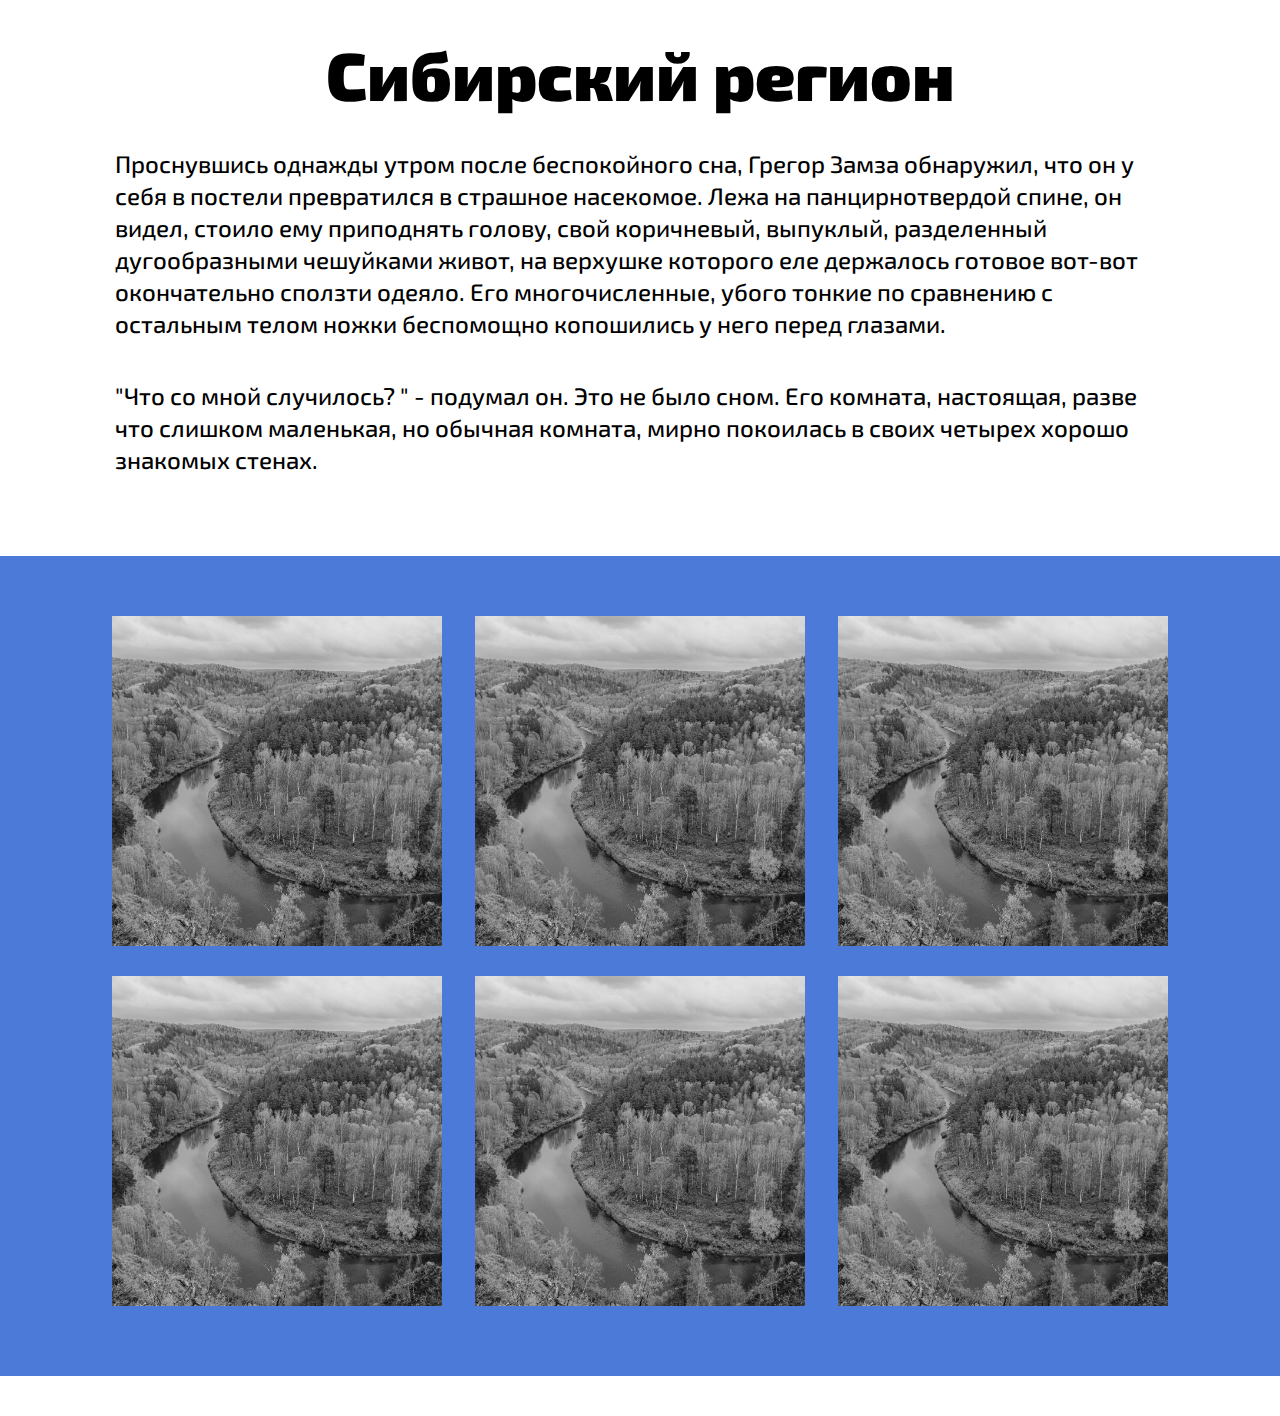
<file: lending/sibir.html>
<!DOCTYPE html>
<html lang="ru" dir="ltr">
  <head>
    <meta charset="utf-8">
    <title>Сибирский регион</title>
    <link rel="stylesheet" href="normalize.css">
    <link rel="stylesheet" href="style.css">
  </head>
  <body>
    <div class="container">
        <section class="intro-region">
            <div class="container intro-region-container">
                <h2 class="intro-region-h">Сибирский регион</h2>
                <p class="intro-region-text">Проснувшись однажды утром после беспокойного сна, Грегор Замза обнаружил, что он у себя в постели превратился в страшное насекомое. Лежа на панцирнотвердой спине, он видел, стоило ему приподнять голову, свой коричневый, выпуклый, разделенный дугообразными чешуйками живот, на верхушке которого еле держалось готовое вот-вот окончательно сползти одеяло. Его многочисленные, убого тонкие по сравнению с остальным телом ножки беспомощно копошились у него перед глазами.</p>
                <p class="intro-region-text">"Что со мной случилось? " - подумал он. Это не было сном. Его комната, настоящая, разве что слишком маленькая, но обычная комната, мирно покоилась в своих четырех хорошо знакомых стенах.</p>
            </div>
        </section>
    </div>
    <div class="container color-container">
        <section class="rating">
            <div class="container rating-container">
                <ul class="raiting-list">
                    <li class="raiting-item" onclick="window.location.href = 'point.html';"><img class="rating-img" src="img/sibir-rating.jpg"></li>
                    <li class="raiting-item" onclick="window.location.href = 'point.html';"><img class="rating-img" src="img/sibir-rating.jpg"></li>
                    <li class="raiting-item" onclick="window.location.href = 'point.html';"><img class="rating-img" src="img/sibir-rating.jpg"></li>
                    <li class="raiting-item" onclick="window.location.href = 'point.html';"><img class="rating-img" src="img/sibir-rating.jpg"></li>
                    <li class="raiting-item" onclick="window.location.href = 'point.html';"><img class="rating-img" src="img/sibir-rating.jpg"></li>
                    <li class="raiting-item" onclick="window.location.href = 'point.html';"><img class="rating-img" src="img/sibir-rating.jpg"></li>
                </ul>
            </div>
        </section>
    </div>
  </body>
</html>
</file>
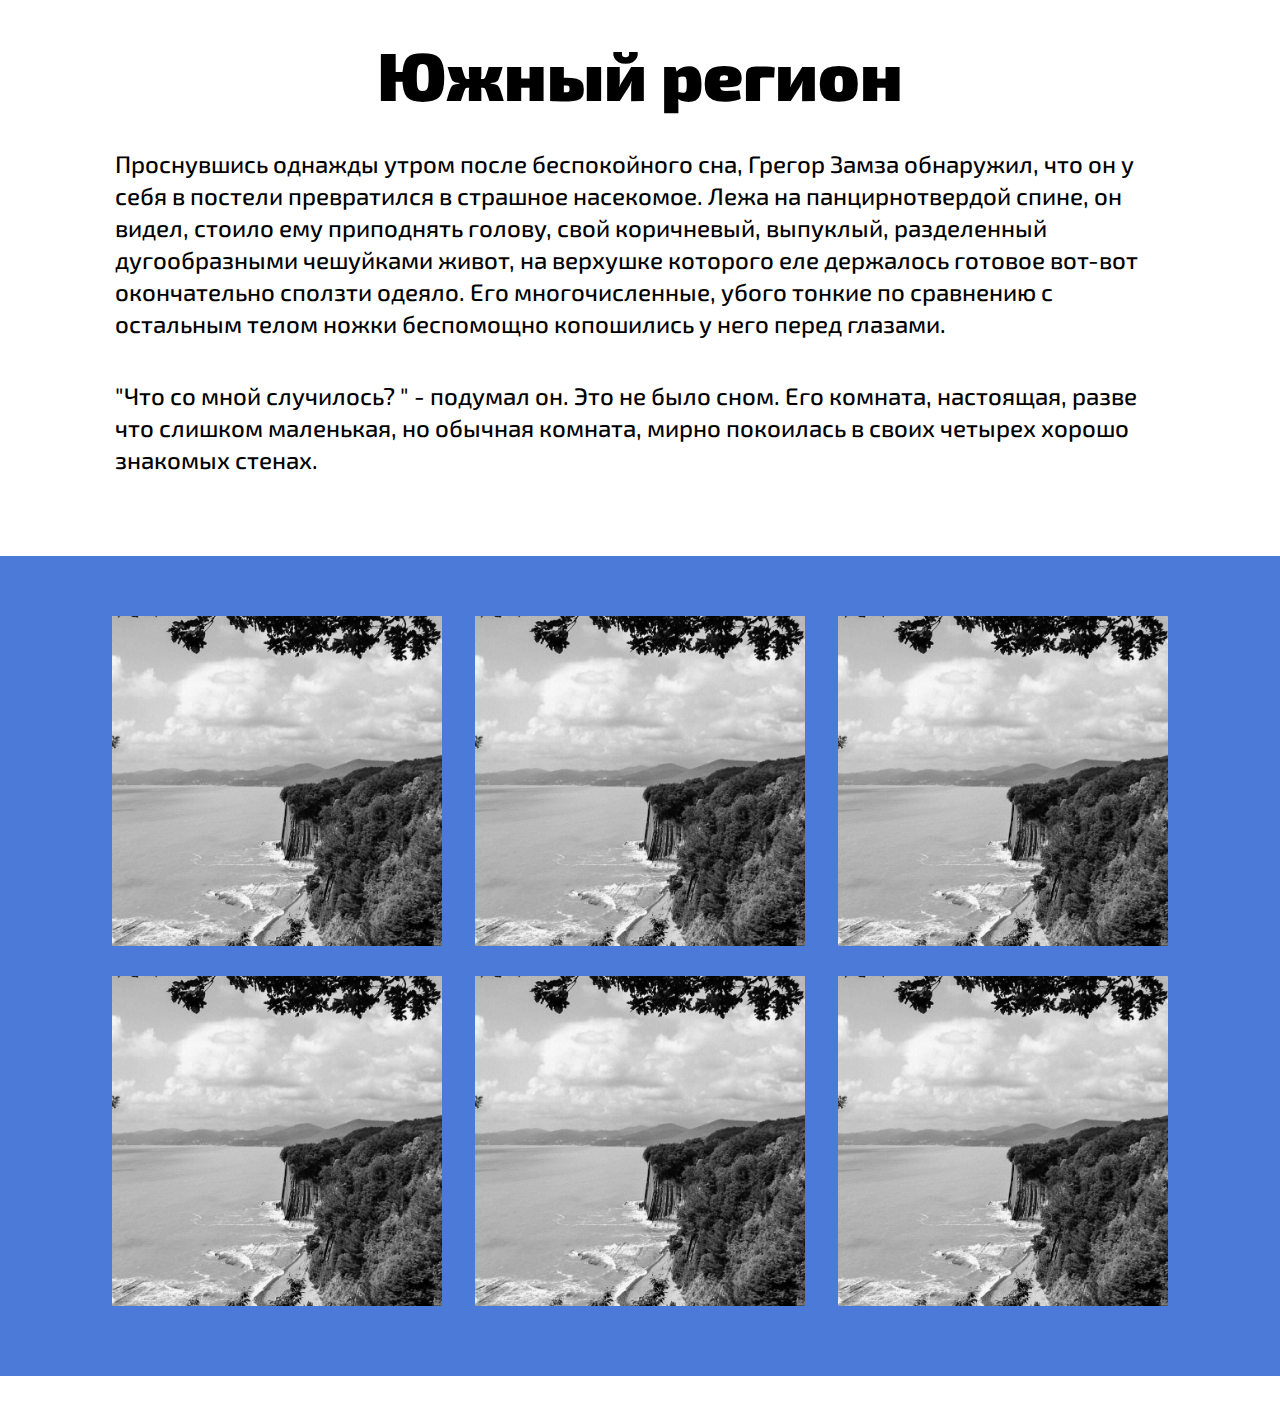
<file: lending/ug.html>
<!DOCTYPE html>
<html lang="ru" dir="ltr">
  <head>
    <meta charset="utf-8">
    <title>Южный регион</title>
    <link rel="stylesheet" href="normalize.css">
    <link rel="stylesheet" href="style.css">
  </head>
  <body>
    <div class="container">
        <section class="intro-region">
            <div class="container intro-region-container">
                <h2 class="intro-region-h">Южный регион</h2>
                <p class="intro-region-text">Проснувшись однажды утром после беспокойного сна, Грегор Замза обнаружил, что он у себя в постели превратился в страшное насекомое. Лежа на панцирнотвердой спине, он видел, стоило ему приподнять голову, свой коричневый, выпуклый, разделенный дугообразными чешуйками живот, на верхушке которого еле держалось готовое вот-вот окончательно сползти одеяло. Его многочисленные, убого тонкие по сравнению с остальным телом ножки беспомощно копошились у него перед глазами.</p>
                <p class="intro-region-text">"Что со мной случилось? " - подумал он. Это не было сном. Его комната, настоящая, разве что слишком маленькая, но обычная комната, мирно покоилась в своих четырех хорошо знакомых стенах.</p>
            </div>
        </section>
    </div>
    <div class="container color-container">
        <section class="rating">
            <div class="container rating-container">
                <ul class="raiting-list">
                    <li class="raiting-item" onclick="window.location.href = 'point.html';"><img class="rating-img" src="img/ug-rating.jpg"></li>
                    <li class="raiting-item" onclick="window.location.href = 'point.html';"><img class="rating-img" src="img/ug-rating.jpg"></li>
                    <li class="raiting-item" onclick="window.location.href = 'point.html';" onclick="window.location.href = 'point.html';"><img class="rating-img" src="img/ug-rating.jpg"></li>
                    <li class="raiting-item" onclick="window.location.href = 'point.html';"><img class="rating-img" src="img/ug-rating.jpg"></li>
                    <li class="raiting-item" onclick="window.location.href = 'point.html';"><img class="rating-img" src="img/ug-rating.jpg"></li>
                    <li class="raiting-item" onclick="window.location.href = 'point.html';"><img class="rating-img" src="img/ug-rating.jpg"></li>
                </ul>
            </div>
        </section>
    </div>
  </body>
</html>
</file>
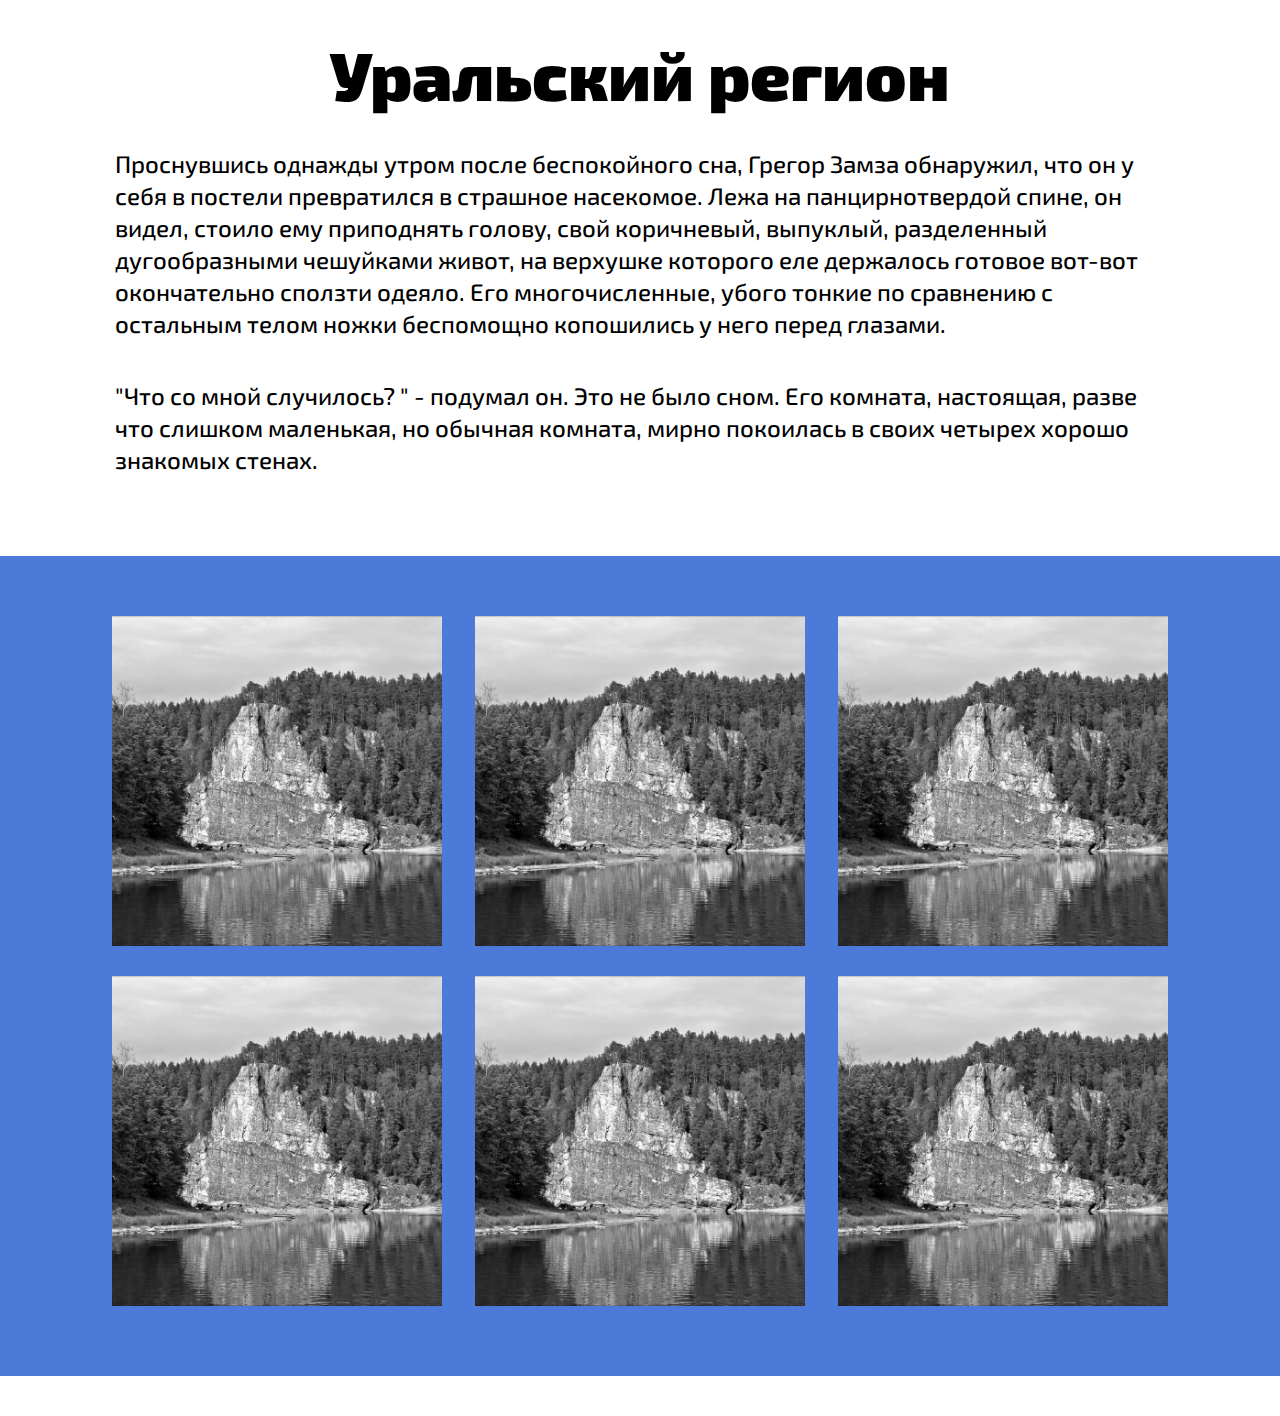
<file: lending/ural.html>
<!DOCTYPE html>
<html lang="ru" dir="ltr">
  <head>
    <meta charset="utf-8">
    <title>Уральский регион</title>
    <link rel="stylesheet" href="normalize.css">
    <link rel="stylesheet" href="style.css">
  </head>
  <body>
    <div class="container">
        <section class="intro-region">
            <div class="container intro-region-container">
                <h2 class="intro-region-h">Уральский регион</h2>
                <p class="intro-region-text">Проснувшись однажды утром после беспокойного сна, Грегор Замза обнаружил, что он у себя в постели превратился в страшное насекомое. Лежа на панцирнотвердой спине, он видел, стоило ему приподнять голову, свой коричневый, выпуклый, разделенный дугообразными чешуйками живот, на верхушке которого еле держалось готовое вот-вот окончательно сползти одеяло. Его многочисленные, убого тонкие по сравнению с остальным телом ножки беспомощно копошились у него перед глазами.</p>
                <p class="intro-region-text">"Что со мной случилось? " - подумал он. Это не было сном. Его комната, настоящая, разве что слишком маленькая, но обычная комната, мирно покоилась в своих четырех хорошо знакомых стенах.</p>
            </div>
        </section>
    </div>
    <div class="container color-container">
        <section class="rating">
            <div class="container rating-container">
                <ul class="raiting-list">
                    <li class="raiting-item" onclick="window.location.href = 'point.html';"><img class="rating-img" src="img/ural-rating.jpg"></li>
                    <li class="raiting-item" onclick="window.location.href = 'point.html';"><img class="rating-img" src="img/ural-rating.jpg"></li>
                    <li class="raiting-item" onclick="window.location.href = 'point.html';" onclick="window.location.href = 'point.html';"><img class="rating-img" src="img/ural-rating.jpg"></li>
                    <li class="raiting-item" onclick="window.location.href = 'point.html';"><img class="rating-img" src="img/ural-rating.jpg"></li>
                    <li class="raiting-item" onclick="window.location.href = 'point.html';"><img class="rating-img" src="img/ural-rating.jpg"></li>
                    <li class="raiting-item" onclick="window.location.href = 'point.html';"><img class="rating-img" src="img/ural-rating.jpg"></li>
                </ul>
            </div>
        </section>
    </div>
  </body>
</html>
</file>
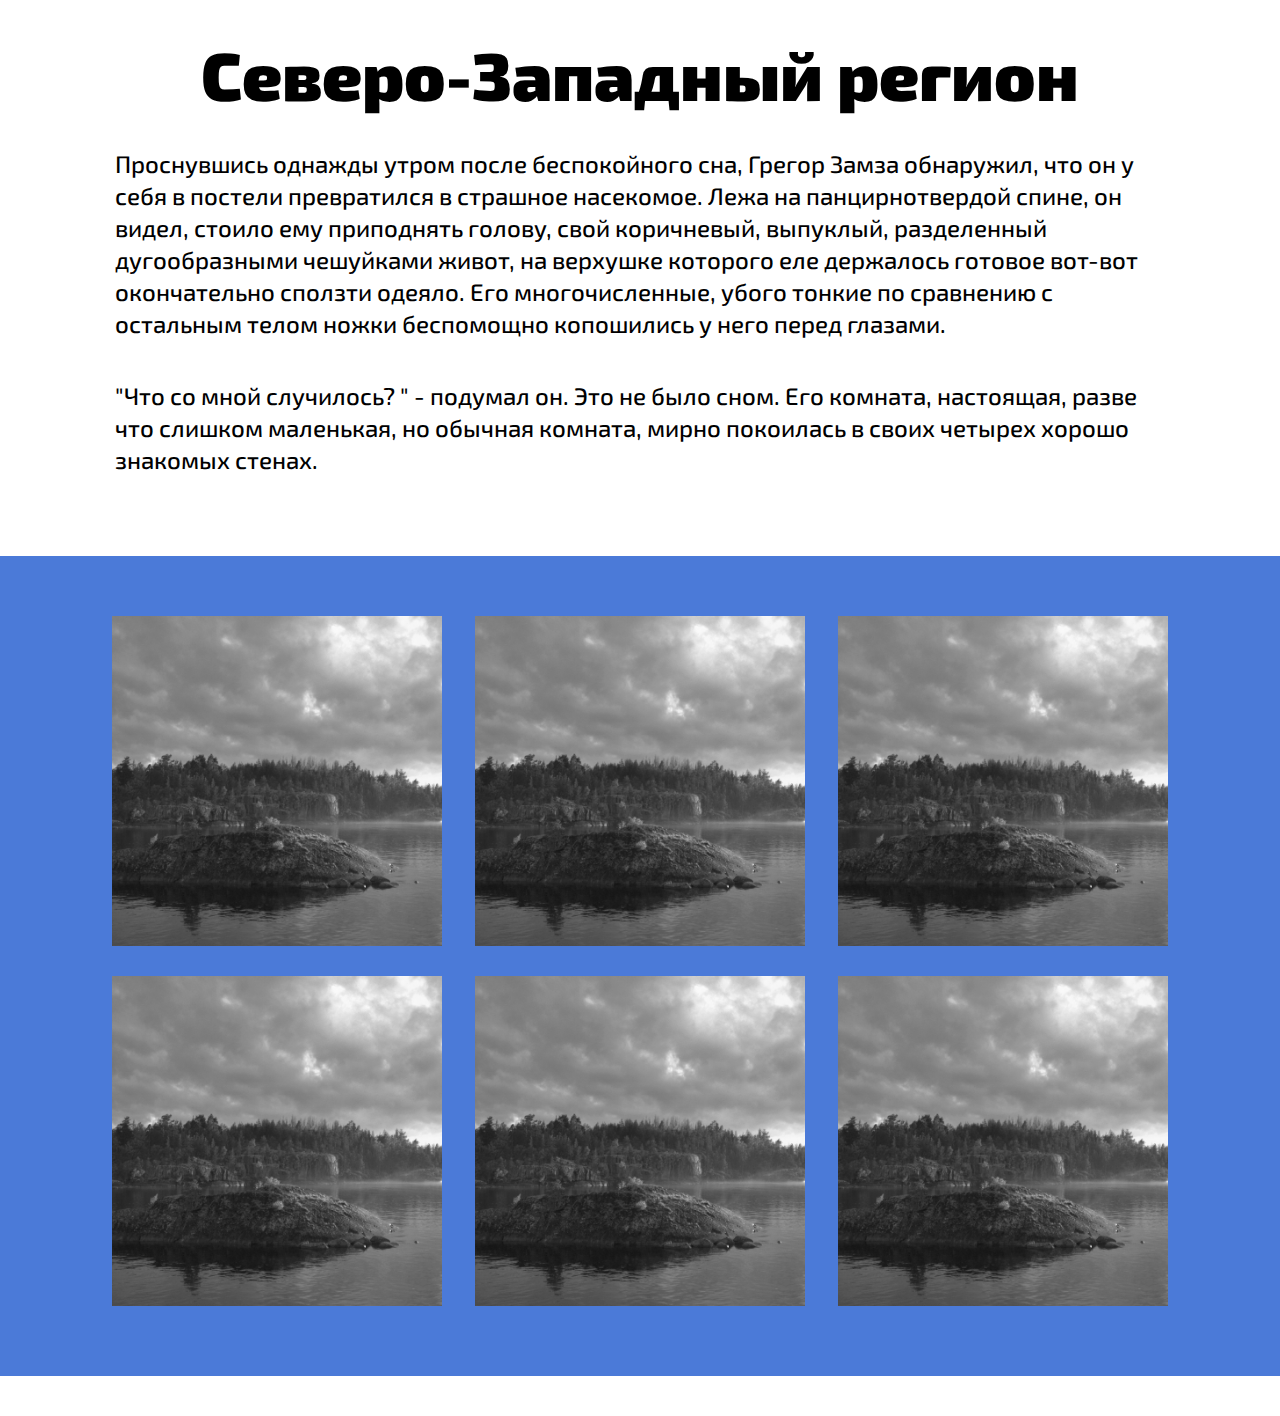
<file: lending/zapad.html>
<!DOCTYPE html>
<html lang="ru" dir="ltr">
  <head>
    <meta charset="utf-8">
    <title>Северо-Западный регион</title>
    <link rel="stylesheet" href="normalize.css">
    <link rel="stylesheet" href="style.css">
  </head>
  <body>
    <div class="container">
        <section class="intro-region">
            <div class="container intro-region-container">
                <h2 class="intro-region-h">Северо-Западный регион</h2>
                <p class="intro-region-text">Проснувшись однажды утром после беспокойного сна, Грегор Замза обнаружил, что он у себя в постели превратился в страшное насекомое. Лежа на панцирнотвердой спине, он видел, стоило ему приподнять голову, свой коричневый, выпуклый, разделенный дугообразными чешуйками живот, на верхушке которого еле держалось готовое вот-вот окончательно сползти одеяло. Его многочисленные, убого тонкие по сравнению с остальным телом ножки беспомощно копошились у него перед глазами.</p>
                <p class="intro-region-text">"Что со мной случилось? " - подумал он. Это не было сном. Его комната, настоящая, разве что слишком маленькая, но обычная комната, мирно покоилась в своих четырех хорошо знакомых стенах.</p>
            </div>
        </section>
    </div>
    <div class="container color-container">
        <section class="rating">
            <div class="container rating-container">
                <ul class="raiting-list">
                    <li class="raiting-item" onclick="window.location.href = 'point.html';"><img class="rating-img" src="img/zapad-rating.jpg"></li>
                    <li class="raiting-item" onclick="window.location.href = 'point.html';"><img class="rating-img" src="img/zapad-rating.jpg"></li>
                    <li class="raiting-item" onclick="window.location.href = 'point.html';"><img class="rating-img" src="img/zapad-rating.jpg"></li>
                    <li class="raiting-item" onclick="window.location.href = 'point.html';"><img class="rating-img" src="img/zapad-rating.jpg"></li>
                    <li class="raiting-item" onclick="window.location.href = 'point.html';"><img class="rating-img" src="img/zapad-rating.jpg"></li>
                    <li class="raiting-item" onclick="window.location.href = 'point.html';"><img class="rating-img" src="img/zapad-rating.jpg"></li>
                </ul>
            </div>
        </section>
    </div>
  </body>
</html>
</file>
<file: lending/style.css>
﻿@font-face {
    font-family: 'Exo2';
    src: url('fonts/Exo2-Black.ttf') format('truetype');
    font-weight: 900;
    font-display: swap;
    font-style: normal;
}

@font-face {
    font-family: 'Exo2';
    src: url('fonts/Exo2-Bold.ttf') format('truetype');
    font-weight: 700;
    font-display: swap;
    font-style: normal;
}

@font-face {
    font-family: 'Exo2';
    src: url('fonts/Exo2-Medium.ttf') format('truetype');
    font-weight: 500;
    font-display: swap;
    font-style: normal;
}

* {
    box-sizing: border-box;
}

html,
body {
    margin: 0;
    padding: 0;
    background-color: #fff;
    font-family: 'Exo2', Tahoma, Geneva, Verdana;
    font-weight: 500;
    font-size: 24px;
    line-height: 32px;
    color: #000;
}

a {
    text-decoration: none;
    color: #000;
}

img {
    max-width: 100%;
}

ul {
    padding: 0;
    list-style: none;
}

.container {
    max-width: 1170px;
    margin: 0 auto;
    padding: 40px 0;
}

.color-container {
    max-width: 100%;
}

.section-title {
    margin: 0 0 30px 45px;
    font-weight: 400;
    font-size: 40px;
}

.section-text {
    margin: 0 0 0 45px;
    color: #000;
}

.button:focus {
    outline: none;
}

.button:hover{
  cursor: pointer;
}

.hidden {
    display: none;
}

/* HEADER */

.header {
    height: 800px;
    background-color: #4b7ad8;
}

.header-nav-container {
    padding: 70px 0 0;
    width: 100%;
    display: flex;
    justify-content: space-between;
}

.button {
    margin: 0;
    padding: 14px;
    width: 300px;
    font-size: 24px;
    line-height: 32px;
    font-weight: 700;
    background-color: #fff;
    border: 0;
}

.intro-container {
    height: 100%;
    display: flex;
    flex-direction: column;
    background-image: url('img/intro.png');
    background-repeat: no-repeat;
    background-size: 100%;
    background-position: 100% 40%;
}

.intro-h {
    margin: 110px 0 155px;
    font-size: 110px;
    line-height: 110px;
    font-weight: 900;
    color: #fff;
}

/*RATING*/

.intro-rating{
  background-color: #fff;
}

.intro-rating-container{
  padding: 20px 0 0;
  display: flex;
  justify-content: flex-end;
}

.intro-rating-h{
    margin: 0 50px;
    font-size: 68px;
    line-height: 68px;
    font-weight: 900;
}

.intro-rating-text{
  margin: 0 50px 0 0;
}

.rating {
    background-color: #4b7ad8;
}

.rating-container {
    display: flex;
    flex-direction: column;
    align-items: center;
    padding: 40px;
}

.raiting-list {
    padding: 20px 0 0;
    margin: 0;
    display: flex;
    flex-direction: row;
    justify-content: space-around;
    flex-wrap: wrap;
}

.raiting-item {
    height: 330px;
    width: 330px;
    margin: 0 0 30px;

}

.rating-img {
    width: 100%;
    height: auto;
    aspect-ratio: 1/1;
    object-fit: cover;
    filter: grayscale(100%);
}

.rating-img:hover {
    filter: grayscale(0);
}

.raiting-buttons{
  margin: 0 30px;
  display: flex;
  flex-direction: row;
  justify-content: space-around;
  flex-wrap: wrap;
}

.raiting-button {
    margin: 0 0 30px;
    width: 240px;
    background-color: #4b7ad8;
    color: #fff;
    text-align: center;
}

/* MAP */

.map {
    height: 800px;
    background-color: #fff;
}

/* REGIONS */

.regions-container {
    display: flex;
    justify-content: flex-end;
}

.regions-img{
  padding: 0 0 50px;
  width: 50%;
  height: auto;
  aspect-ratio: 3/4;
  object-fit: cover;
  filter: grayscale(100%);
}

.regions-container-description {
    margin: 25px 0;
    padding: 60px;
    width: 50%;
    display: flex;
    flex-direction:column;
    align-items: center;
    -webkit-transform: skew(0,5deg);
    -moz-transform: skew(0,5deg);
    -o-transform: skew(0,5deg);
    background-color: #4b7ad8;
    color: #fff;
}

.regions-container-h {
    margin: 0 0 40px;
    font-size: 32px;
    line-height: 32px;
    font-weight: 900;
}

.regions-container-text{
  margin: 0;
}

.regions-button {
    margin: 60px 0 0;
    color: #4b7ad8;
}

.intro-region{
  background-color: #fff;
}

.intro-region-container{
  padding: 0;
  display: flex;
  flex-direction: column;
  align-items: center;
}

.intro-region-h{
    margin: 0;
    font-size: 68px;
    line-height: 68px;
    font-weight: 900;
}

.intro-region-text{
  margin: 40px 0 0 0;
  padding: 0 60px;
}

/*ABOUT*/

.about-container{
  display: flex;
  flex-direction: column;
  align-items: center;
}

.about-h{
    margin: 0 0 40px;
    font-size: 68px;
    line-height: 68px;
    font-weight: 900;
}

.about-text{
  margin: 0;
  padding: 0;
}

/*POINT*/

.point-container{
  display: flex;
  justify-content: flex-end;
}

.point-img{
  width: 50%;
  height: auto;
  aspect-ratio: 1/1;
  object-fit: cover;
  filter: grayscale(100%);
}

.point-img:hover {
    filter: grayscale(0);
}

.point-description{
  padding: 0 60px 0 0;
  display: flex;
  flex-direction:column;
}

.point-h{
    margin: 0 0 40px;
    font-size: 68px;
    line-height: 68px;
    font-weight: 900;
}

.point-text{
  margin: 0;
  padding: 0;
}
</file>
